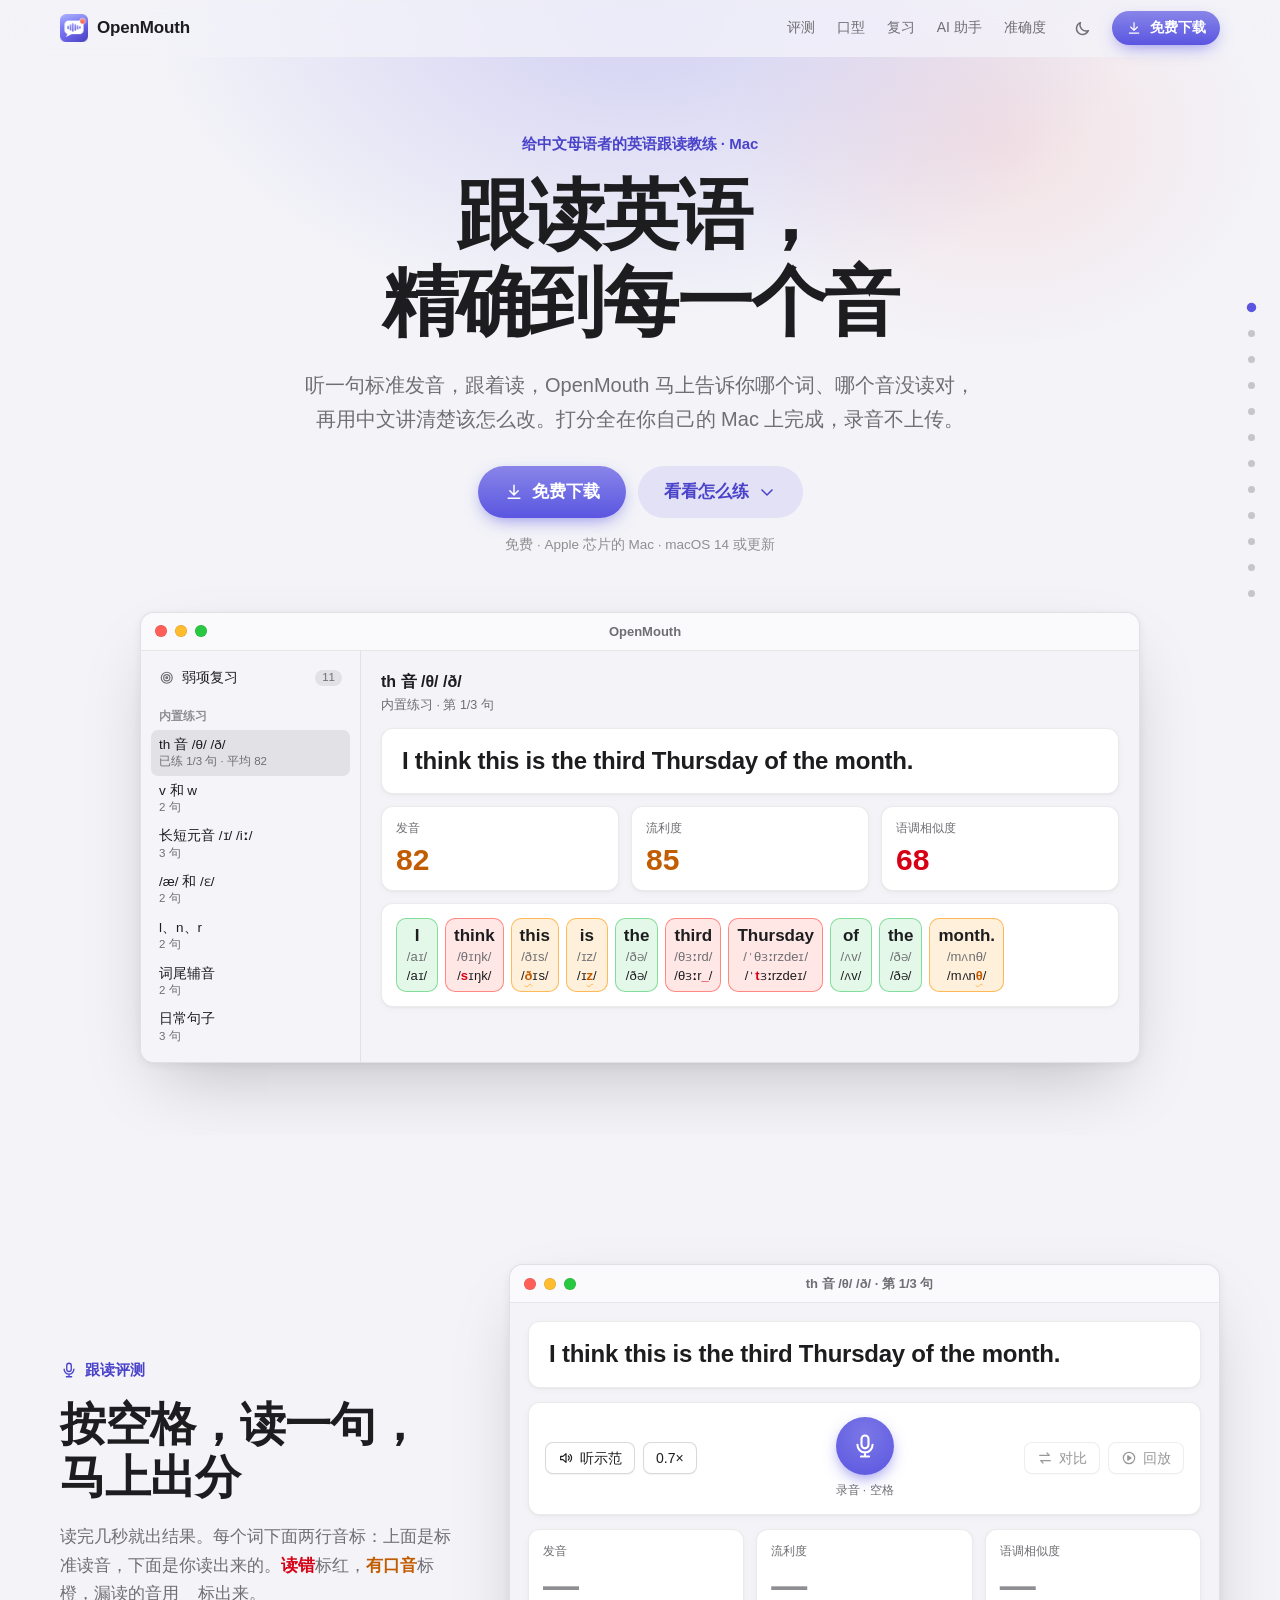
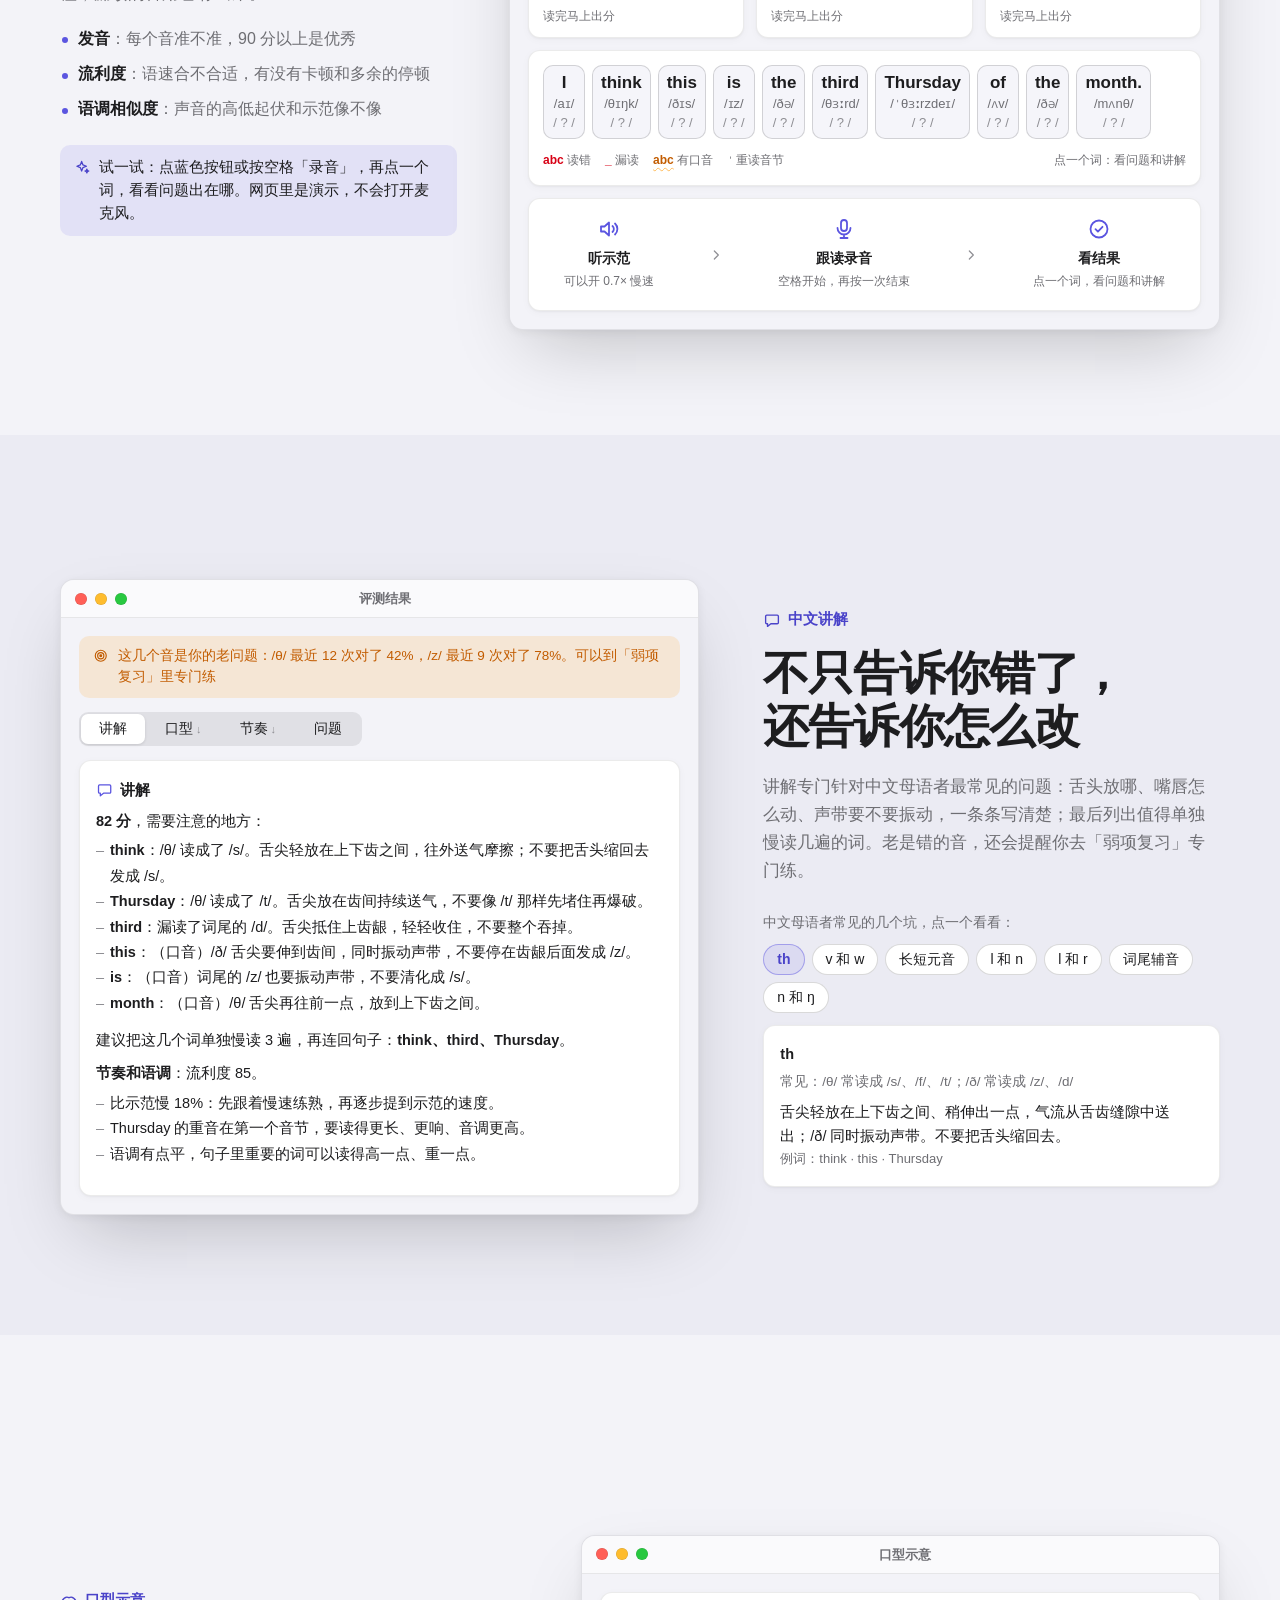
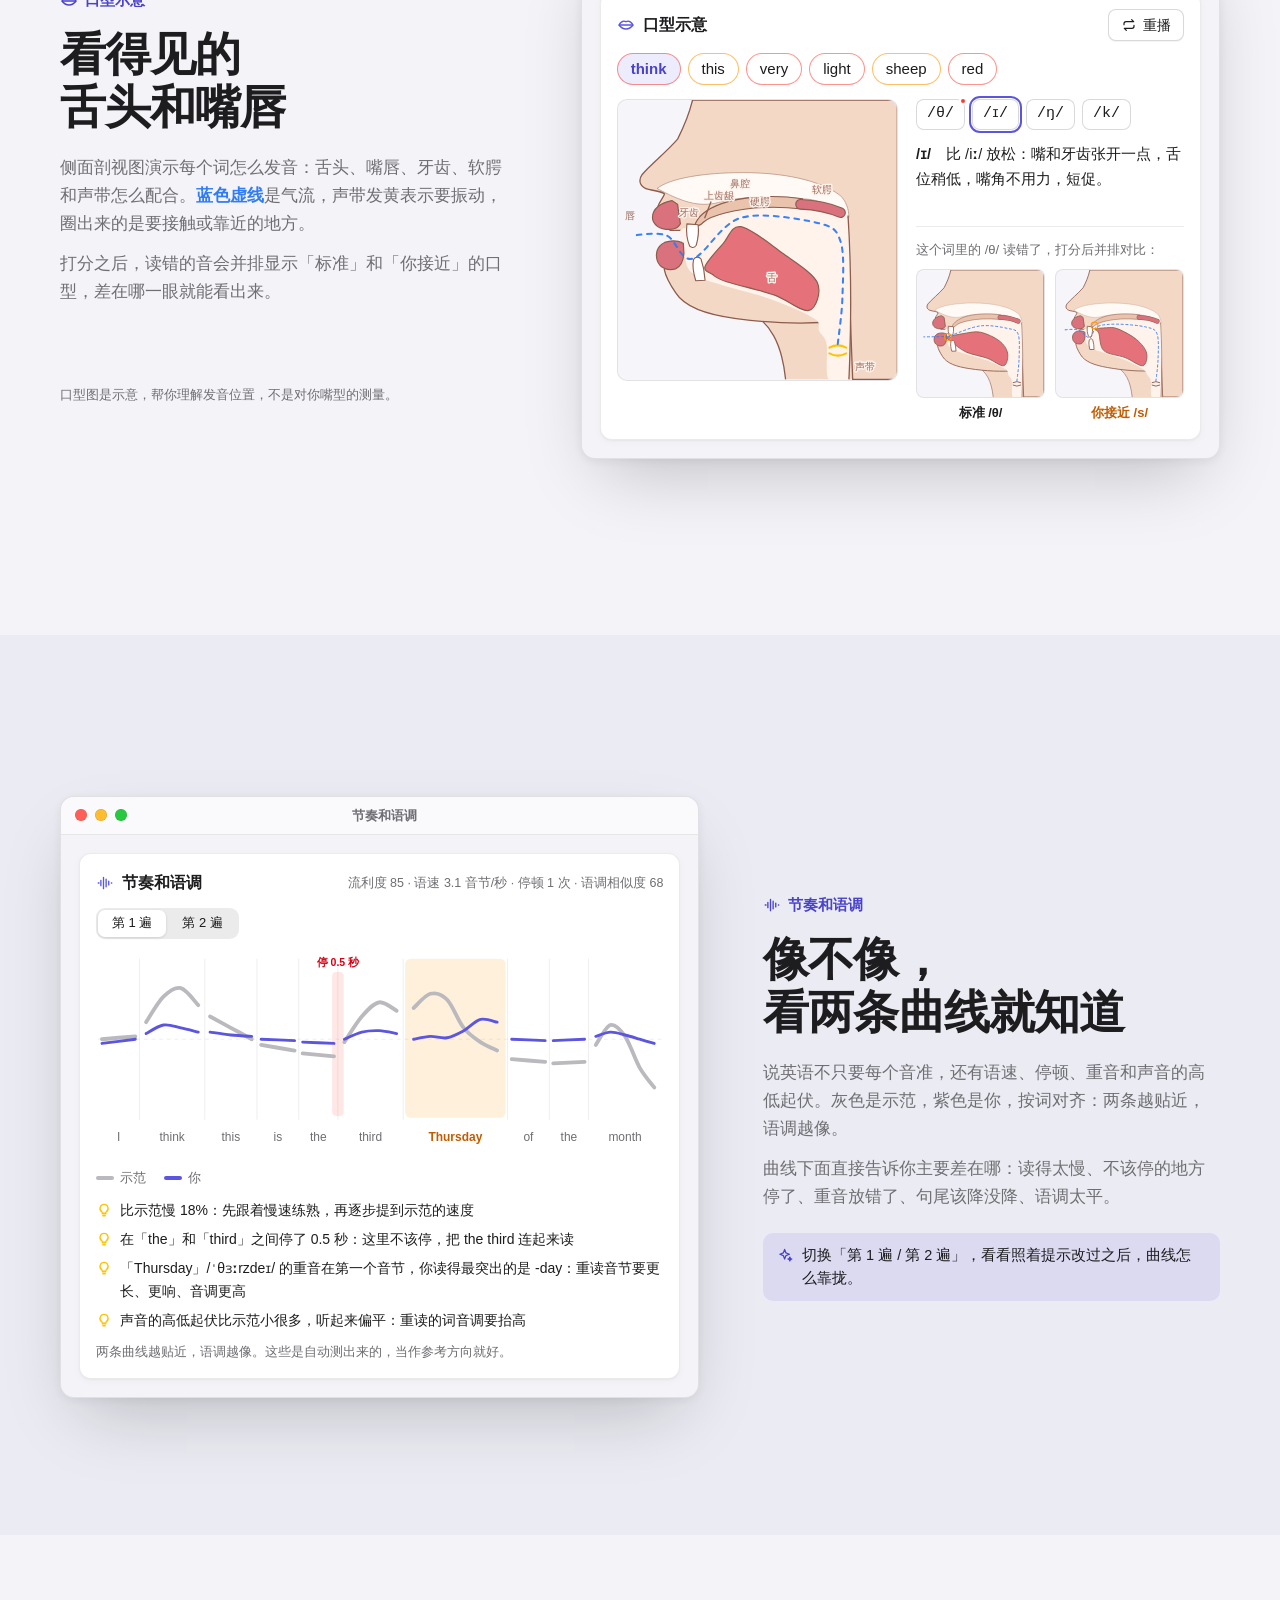
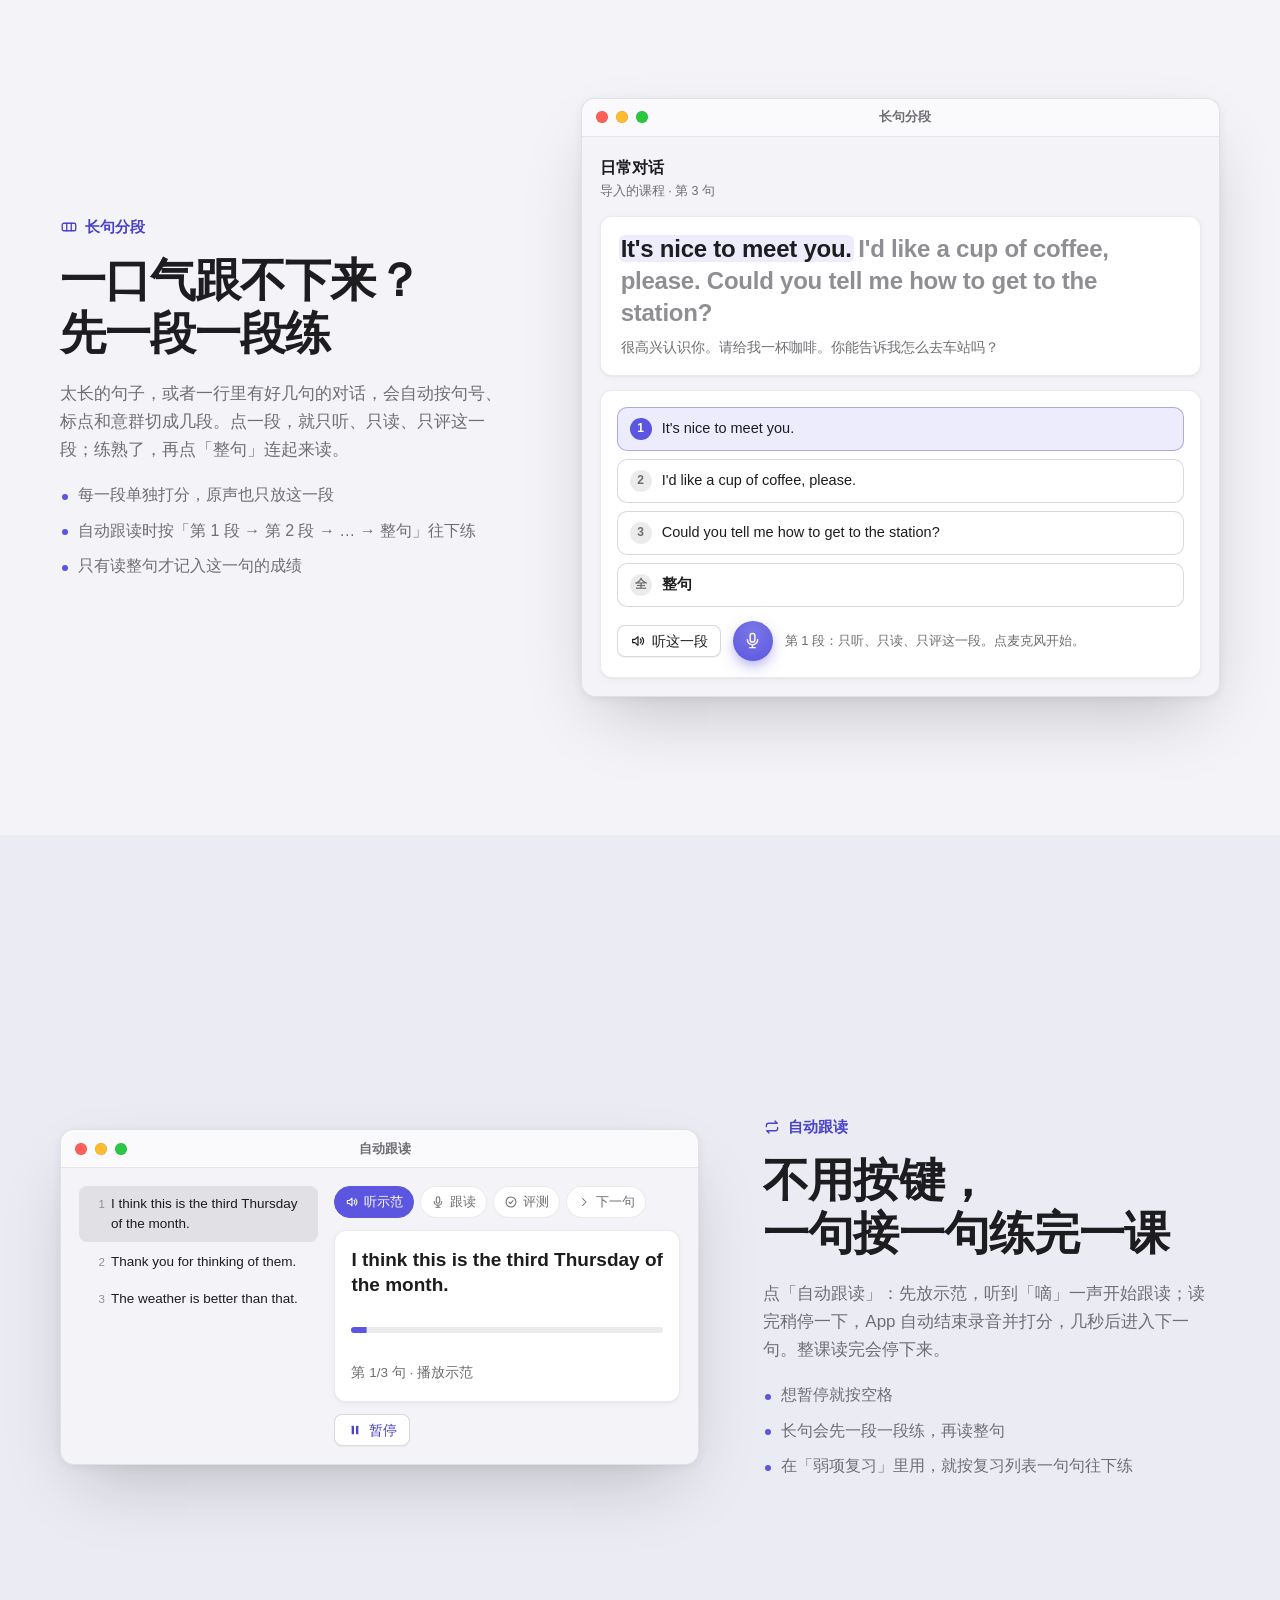
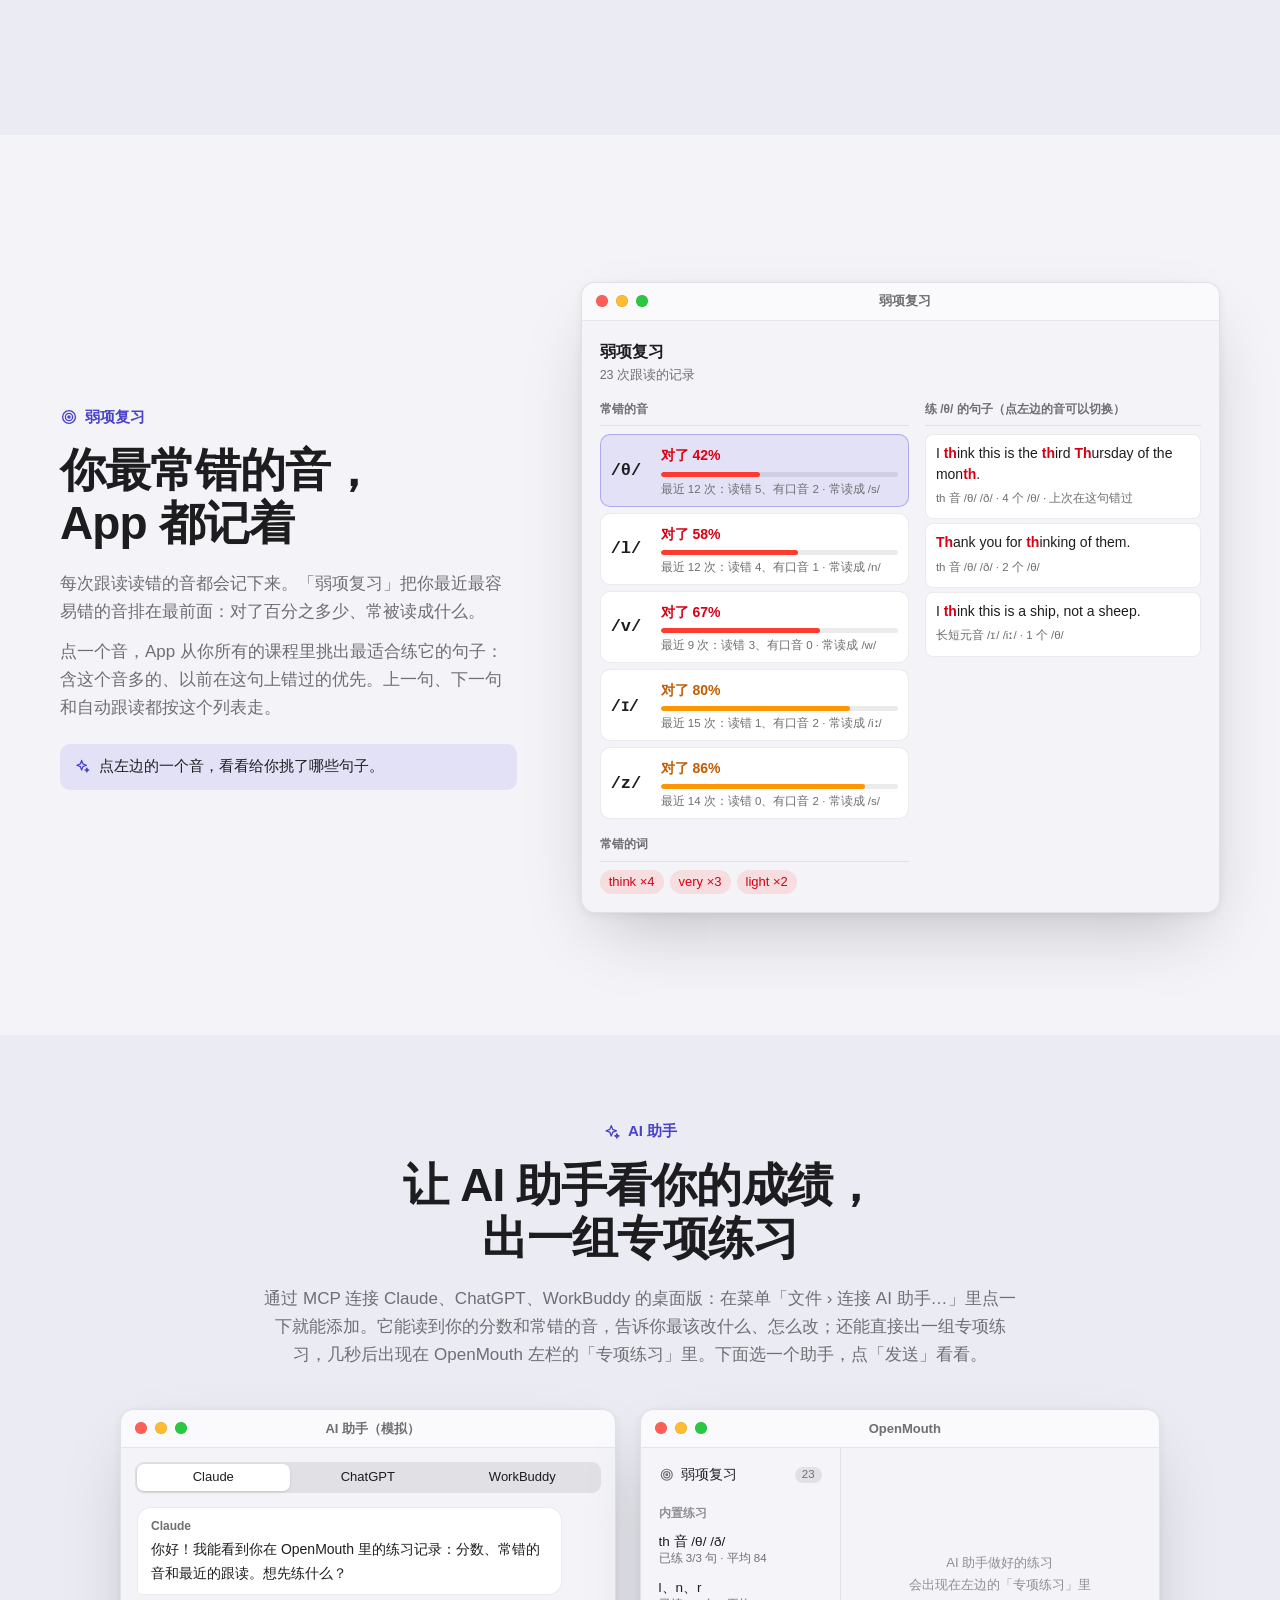
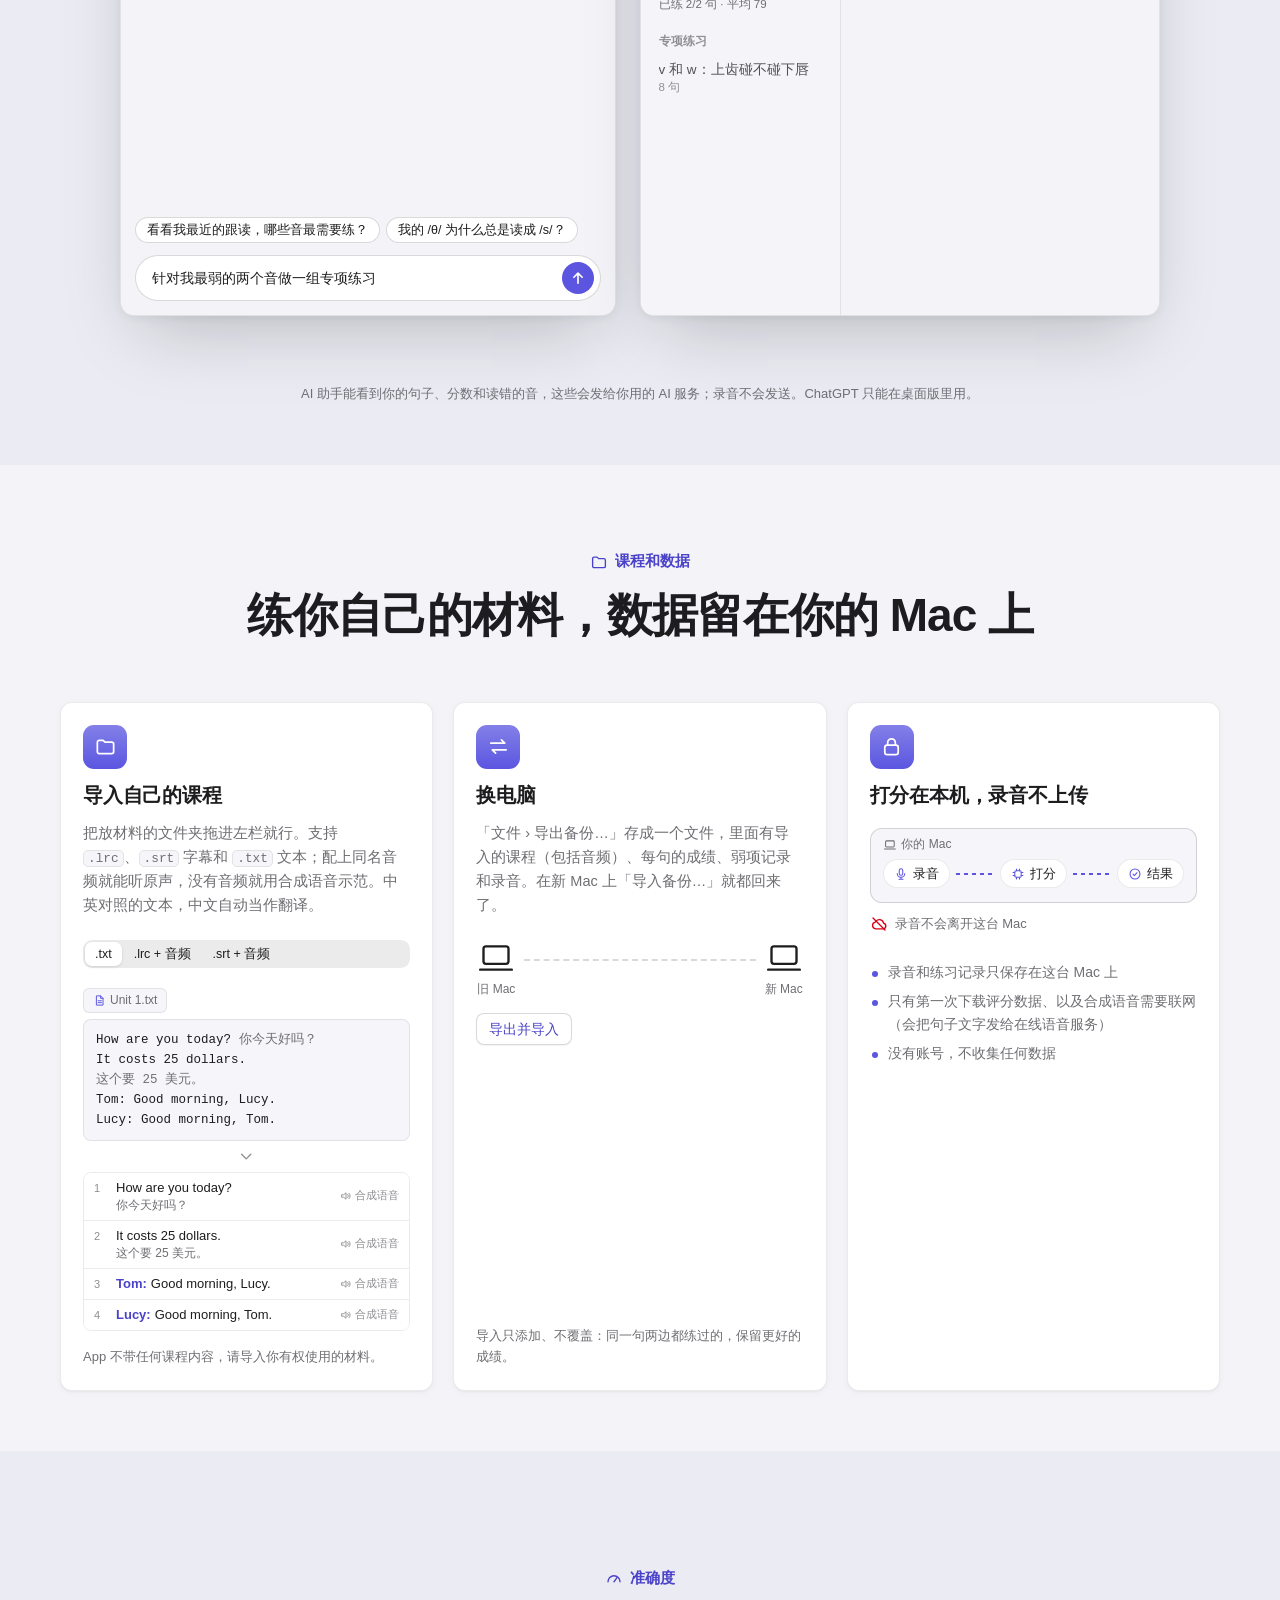
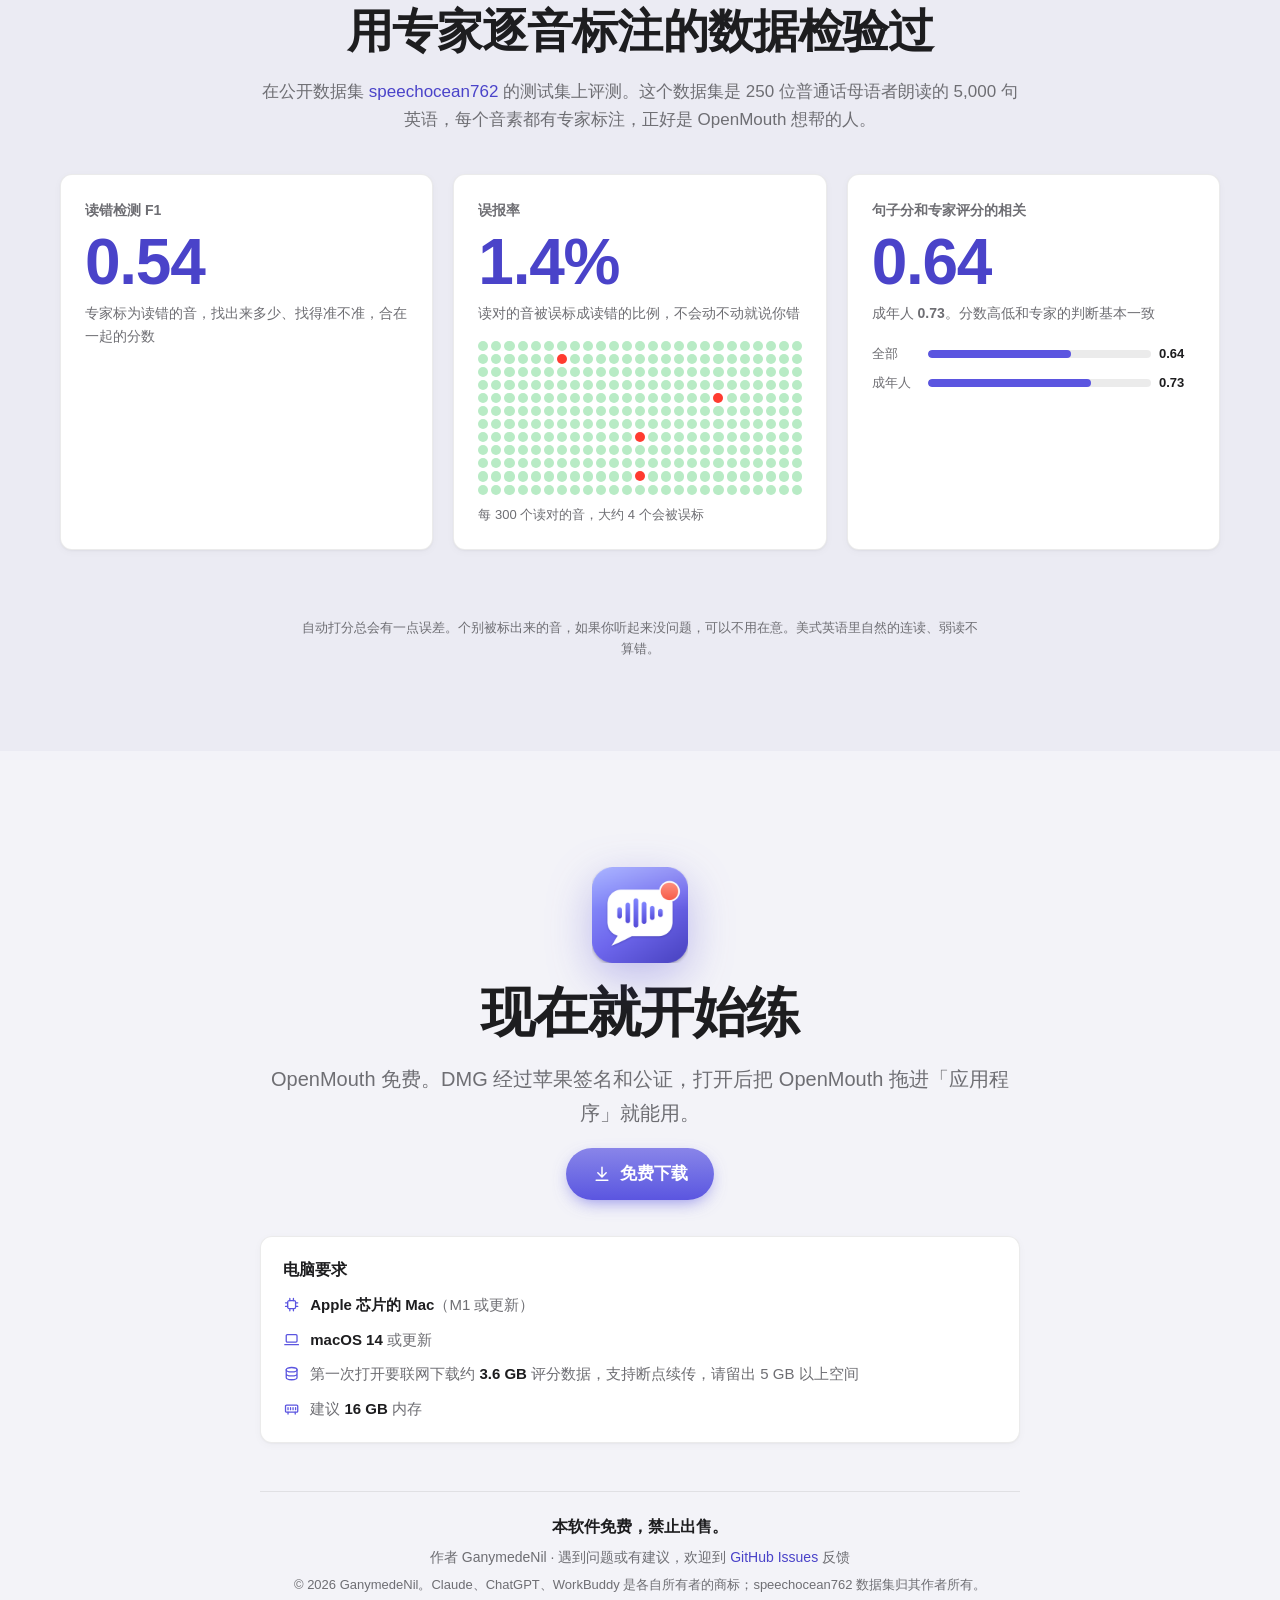
<file: site/index.html>
<!doctype html>
<html lang="zh-CN">
<head>
<meta charset="utf-8">
<!-- Google tag (gtag.js) -->
<script async src="https://www.googletagmanager.com/gtag/js?id=G-RDGLC2P9V6"></script>
<script src="assets/gtag.js"></script>
<meta name="viewport" content="width=device-width, initial-scale=1, viewport-fit=cover">
<title>OpenMouth 跟读教练</title>
<meta name="description" content="Mac 上的英语跟读教练：听一句、跟着读，马上知道哪个词、哪个音没读对，用中文讲清楚怎么改。打分在你的 Mac 上完成，录音不上传。免费下载。">
<meta name="color-scheme" content="light dark">
<meta name="theme-color" content="#f3f3f8" media="(prefers-color-scheme: light)">
<meta name="theme-color" content="#14141b" media="(prefers-color-scheme: dark)">
<meta property="og:type" content="website">
<meta property="og:title" content="OpenMouth 跟读教练">
<meta property="og:description" content="Mac 上的英语跟读教练：精确到每一个音的打分、中文讲解、口型示意、节奏和语调对比。免费。">
<link rel="icon" href="favicon.png" type="image/png">
<link rel="stylesheet" href="assets/site.css">
<script src="assets/theme.js"></script>
<script src="assets/mouth.js" defer></script>
<script src="assets/site.js" defer></script>
</head>
<body>

<!-- icons: drawn for this page -->
<svg class="sprite" aria-hidden="true" focusable="false">
  <symbol id="i-mic" viewBox="0 0 24 24"><rect x="9" y="3" width="6" height="11" rx="3"/><path d="M5.5 11a6.5 6.5 0 0 0 13 0M12 17.5V21M8.5 21h7"/></symbol>
  <symbol id="i-speaker" viewBox="0 0 24 24"><path d="M4 9.5h3.5L12 5.5v13l-4.5-4H4z"/><path d="M15.5 9a4 4 0 0 1 0 6M18 6.5a7.5 7.5 0 0 1 0 11"/></symbol>
  <symbol id="i-stop" viewBox="0 0 24 24"><rect x="6.5" y="6.5" width="11" height="11" rx="2.2" fill="currentColor" stroke="none"/></symbol>
  <symbol id="i-play" viewBox="0 0 24 24"><path d="M8 5.8v12.4a.8.8 0 0 0 1.2.7l9.6-6.2a.8.8 0 0 0 0-1.4L9.2 5.1A.8.8 0 0 0 8 5.8z" fill="currentColor" stroke="none"/></symbol>
  <symbol id="i-pause" viewBox="0 0 24 24"><rect x="7" y="5.5" width="3.5" height="13" rx="1" fill="currentColor" stroke="none"/><rect x="13.5" y="5.5" width="3.5" height="13" rx="1" fill="currentColor" stroke="none"/></symbol>
  <symbol id="i-compare" viewBox="0 0 24 24"><path d="M4 8h14.5L15 4.5M20 16H5.5L9 19.5"/></symbol>
  <symbol id="i-playback" viewBox="0 0 24 24"><circle cx="12" cy="12" r="8.5"/><path d="M10.2 8.8v6.4l5-3.2z" fill="currentColor"/></symbol>
  <symbol id="i-repeat" viewBox="0 0 24 24"><path d="M4.5 11.5V10A3 3 0 0 1 7.5 7H19l-3-3M19.5 12.5V14a3 3 0 0 1-3 3H5l3 3"/></symbol>
  <symbol id="i-sliders" viewBox="0 0 24 24"><path d="M4 7.5h8.5M17.5 7.5H20M4 16.5h2.5M11.5 16.5H20"/><circle cx="15" cy="7.5" r="2.3"/><circle cx="9" cy="16.5" r="2.3"/></symbol>
  <symbol id="i-download" viewBox="0 0 24 24"><path d="M12 4v11M7 10.5l5 5 5-5M5 19.5h14"/></symbol>
  <symbol id="i-sparkles" viewBox="0 0 24 24"><path d="M11 3.5l1.9 5 5 1.9-5 1.9-1.9 5-1.9-5-5-1.9 5-1.9z"/><path d="M18.5 14.5l.8 2 2 .8-2 .8-.8 2-.8-2-2-.8 2-.8z"/></symbol>
  <symbol id="i-target" viewBox="0 0 24 24"><circle cx="12" cy="12" r="8.5"/><circle cx="12" cy="12" r="4.8"/><circle cx="12" cy="12" r="1.4" fill="currentColor"/></symbol>
  <symbol id="i-bulb" viewBox="0 0 24 24"><path d="M9.3 17.5h5.4M10.2 20.5h3.6M12 3.5a6 6 0 0 0-3.6 10.8c.7.6 1 1.3 1 2.2h5.2c0-.9.3-1.6 1-2.2A6 6 0 0 0 12 3.5z"/></symbol>
  <symbol id="i-lock" viewBox="0 0 24 24"><rect x="5" y="10.5" width="14" height="10" rx="2.5"/><path d="M8 10.5V8a4 4 0 0 1 8 0v2.5"/></symbol>
  <symbol id="i-folder" viewBox="0 0 24 24"><path d="M3.5 7.5a2 2 0 0 1 2-2h4l2 2h7a2 2 0 0 1 2 2v8a2 2 0 0 1-2 2h-13a2 2 0 0 1-2-2z"/></symbol>
  <symbol id="i-doc" viewBox="0 0 24 24"><path d="M7 3.5h7l4.5 4.5v12.5H7z"/><path d="M14 3.5V8h4.5M9.5 12.5h6M9.5 16h6"/></symbol>
  <symbol id="i-check" viewBox="0 0 24 24"><path d="M5 12.5l4.5 4.5L19 7.5"/></symbol>
  <symbol id="i-seal" viewBox="0 0 24 24"><circle cx="12" cy="12" r="8.5"/><path d="M8.5 12.2l2.4 2.4 4.6-4.8"/></symbol>
  <symbol id="i-down" viewBox="0 0 24 24"><path d="M6 9.5l6 6 6-6"/></symbol>
  <symbol id="i-right" viewBox="0 0 24 24"><path d="M9.5 6l6 6-6 6"/></symbol>
  <symbol id="i-lips" viewBox="0 0 24 24"><path d="M2.5 12c2.2-3.4 4.6-5.2 6.6-5.2 1.2 0 2.1.8 2.9.8s1.7-.8 2.9-.8c2 0 4.4 1.8 6.6 5.2-2.6 3.4-5.6 5.3-9.5 5.3S5.1 15.4 2.5 12z"/><path d="M3.5 12h17"/></symbol>
  <symbol id="i-wave" viewBox="0 0 24 24"><path d="M3 12h1M6.5 8.5v7M10 4.5v15M13.5 7v10M17 9.5v5M20.5 12h.5"/></symbol>
  <symbol id="i-split" viewBox="0 0 24 24"><rect x="3" y="7" width="18" height="10" rx="2"/><path d="M9 7v10M15 7v10"/></symbol>
  <symbol id="i-bubble" viewBox="0 0 24 24"><path d="M5 5.5h14a1.5 1.5 0 0 1 1.5 1.5v8.5A1.5 1.5 0 0 1 19 17h-8.5L6 20.5V17H5a1.5 1.5 0 0 1-1.5-1.5V7A1.5 1.5 0 0 1 5 5.5z"/></symbol>
  <symbol id="i-send" viewBox="0 0 24 24"><path d="M12 19V5.5M6.5 11L12 5.5l5.5 5.5"/></symbol>
  <symbol id="i-laptop" viewBox="0 0 24 24"><rect x="4.5" y="5" width="15" height="10.5" rx="1.5"/><path d="M2.5 19h19"/></symbol>
  <symbol id="i-swap" viewBox="0 0 24 24"><path d="M4 8.5h14.5L15 5M20 15.5H5.5L9 19"/></symbol>
  <symbol id="i-gauge" viewBox="0 0 24 24"><path d="M4 17a8 8 0 1 1 16 0"/><path d="M12 17l4-5.5"/></symbol>
  <symbol id="i-book" viewBox="0 0 24 24"><path d="M4 5.5A1.5 1.5 0 0 1 5.5 4H11v16H5.5A1.5 1.5 0 0 1 4 18.5zM20 5.5A1.5 1.5 0 0 0 18.5 4H13v16h5.5a1.5 1.5 0 0 0 1.5-1.5z"/></symbol>
  <symbol id="i-cpu" viewBox="0 0 24 24"><rect x="6.5" y="6.5" width="11" height="11" rx="2"/><path d="M9.5 3.5v3M14.5 3.5v3M9.5 17.5v3M14.5 17.5v3M3.5 9.5h3M3.5 14.5h3M17.5 9.5h3M17.5 14.5h3"/></symbol>
  <symbol id="i-disk" viewBox="0 0 24 24"><ellipse cx="12" cy="6.5" rx="7.5" ry="3"/><path d="M4.5 6.5v11c0 1.7 3.4 3 7.5 3s7.5-1.3 7.5-3v-11M4.5 12c0 1.7 3.4 3 7.5 3s7.5-1.3 7.5-3"/></symbol>
  <symbol id="i-memory" viewBox="0 0 24 24"><rect x="3.5" y="7" width="17" height="10" rx="1.5"/><path d="M7 10.5v3M10.5 10.5v3M14 10.5v3M17.5 10.5v3M7 17v2.5M17 17v2.5"/></symbol>
  <symbol id="i-sun" viewBox="0 0 24 24"><circle cx="12" cy="12" r="4"/><path d="M12 2.8v2M12 19.2v2M5.5 5.5l1.4 1.4M17.1 17.1l1.4 1.4M2.8 12h2M19.2 12h2M5.5 18.5l1.4-1.4M17.1 6.9l1.4-1.4"/></symbol>
  <symbol id="i-moon" viewBox="0 0 24 24"><path d="M19.5 14.6A7.8 7.8 0 0 1 9.4 4.5a7.8 7.8 0 1 0 10.1 10.1z"/></symbol>
  <symbol id="i-cloud-off" viewBox="0 0 24 24"><path d="M7.5 18.5h9.8a3.8 3.8 0 0 0 .8-7.5 5.8 5.8 0 0 0-10.9-1.6A4.6 4.6 0 0 0 7.5 18.5z"/><path d="M4 4l16 16"/></symbol>
  <symbol id="i-issue" viewBox="0 0 24 24"><circle cx="12" cy="12" r="8.5"/><path d="M12 7.5v5.5"/><circle cx="12" cy="16.3" r=".6" fill="currentColor"/></symbol>
</svg>

<a class="skip" href="#score">跳到功能介绍</a>
<div class="progress" aria-hidden="true"><i></i></div>

<header class="topbar">
  <div class="topbar__inner">
    <a class="brand" href="#top" aria-label="OpenMouth 首页">
      <img src="icon.png" width="28" height="28" alt="">
      <span>OpenMouth</span>
    </a>
    <nav class="topbar__links" aria-label="页面导航">
      <a href="#score">评测</a>
      <a href="#mouth">口型</a>
      <a href="#review">复习</a>
      <a href="#assistant">AI 助手</a>
      <a href="#accuracy">准确度</a>
    </nav>
    <button class="icon-btn theme-toggle" type="button" aria-label="切换浅色或深色">
      <svg class="i i-for-light"><use href="#i-moon"/></svg>
      <svg class="i i-for-dark"><use href="#i-sun"/></svg>
    </button>
    <a class="btn btn--primary btn--small" href="https://github.com/GanymedeNil/openmouth/releases">
      <svg class="i"><use href="#i-download"/></svg>免费下载
    </a>
  </div>
</header>

<nav class="dots" aria-label="功能目录">
  <a href="#top" data-label="开始"></a>
  <a href="#score" data-label="跟读评测"></a>
  <a href="#coach" data-label="中文讲解"></a>
  <a href="#mouth" data-label="口型示意"></a>
  <a href="#rhythm" data-label="节奏和语调"></a>
  <a href="#pieces" data-label="长句分段"></a>
  <a href="#auto" data-label="自动跟读"></a>
  <a href="#review" data-label="弱项复习"></a>
  <a href="#assistant" data-label="AI 助手"></a>
  <a href="#yours" data-label="课程和数据"></a>
  <a href="#accuracy" data-label="准确度"></a>
  <a href="#download" data-label="下载"></a>
</nav>

<main>

<!-- 1 · hero -->
<section class="hero screen" id="top">
  <div class="hero__text">
    <p class="eyebrow reveal">给中文母语者的英语跟读教练 · Mac</p>
    <h1 class="reveal" style="--d:1">跟读英语，<br>精确到每一个音</h1>
    <p class="lead reveal" style="--d:2">听一句标准发音，跟着读，OpenMouth 马上告诉你哪个词、哪个音没读对，再用中文讲清楚该怎么改。打分全在你自己的 Mac 上完成，录音不上传。</p>
    <div class="hero__cta reveal" style="--d:3">
      <a class="btn btn--primary btn--large" href="https://github.com/GanymedeNil/openmouth/releases">
        <svg class="i"><use href="#i-download"/></svg>免费下载
      </a>
      <a class="btn btn--ghost btn--large" href="#score">看看怎么练<svg class="i"><use href="#i-down"/></svg></a>
    </div>
    <p class="hero__meta reveal" style="--d:4">免费 · Apple 芯片的 Mac · macOS 14 或更新</p>
  </div>

  <div class="window hero-window reveal" style="--d:3" aria-label="OpenMouth 界面示意">
    <div class="window__bar"><span class="lights"><i></i><i></i><i></i></span><span class="window__title">OpenMouth</span></div>
    <div class="hw">
      <aside class="hw-side" aria-hidden="true">
        <div class="side-item side-item--review"><svg class="i"><use href="#i-target"/></svg>弱项复习<span class="count">11</span></div>
        <div class="side-head">内置练习</div>
        <div class="side-item is-active"><b>th 音 /θ/ /ð/</b><small>已练 1/3 句 · 平均 82</small></div>
        <div class="side-item"><b>v 和 w</b><small>2 句</small></div>
        <div class="side-item"><b>长短元音 /ɪ/ /iː/</b><small>3 句</small></div>
        <div class="side-item"><b>/æ/ 和 /ɛ/</b><small>2 句</small></div>
        <div class="side-item"><b>l、n、r</b><small>2 句</small></div>
        <div class="side-item"><b>词尾辅音</b><small>2 句</small></div>
        <div class="side-item"><b>日常句子</b><small>3 句</small></div>
      </aside>
      <div class="hw-main">
        <div class="pane-head"><div><b>th 音 /θ/ /ð/</b><small>内置练习 · 第 1/3 句</small></div></div>
        <div class="card sentence-card"><p class="sentence">I think this is the third Thursday of the month.</p></div>
        <div class="metrics metrics--compact" data-take="1"></div>
        <div class="card words-card"><div class="words" data-words="hero"></div></div>
      </div>
    </div>
  </div>
</section>

<!-- 2 · scoring -->
<section class="feature screen" id="score">
  <div class="feature__inner">
    <div class="feature__text">
      <p class="eyebrow reveal"><svg class="i"><use href="#i-mic"/></svg>跟读评测</p>
      <h2 class="reveal" style="--d:1">按空格，读一句，<br>马上出分</h2>
      <p class="reveal" style="--d:2">读完几秒就出结果。每个词下面两行音标：上面是标准读音，下面是你读出来的。<span class="ink-red">读错</span>标红，<span class="ink-orange">有口音</span>标橙，漏读的音用 <b>_</b> 标出来。</p>
      <ul class="points reveal" style="--d:3">
        <li><b>发音</b>：每个音准不准，90 分以上是优秀</li>
        <li><b>流利度</b>：语速合不合适，有没有卡顿和多余的停顿</li>
        <li><b>语调相似度</b>：声音的高低起伏和示范像不像</li>
      </ul>
      <p class="try reveal" style="--d:4"><svg class="i"><use href="#i-sparkles"/></svg>试一试：点蓝色按钮或按空格「录音」，再点一个词，看看问题出在哪。网页里是演示，不会打开麦克风。</p>
    </div>

    <div class="feature__demo reveal" style="--d:2">
      <div class="window" id="practice">
        <div class="window__bar"><span class="lights"><i></i><i></i><i></i></span><span class="window__title">th 音 /θ/ /ð/ · 第 1/3 句</span></div>
        <div class="pane">
          <div class="card sentence-card"><p class="sentence">I think this is the third Thursday of the month.</p></div>
          <div class="card controls">
            <div class="controls__side">
              <button class="mac-btn" type="button" data-say="I think this is the third Thursday of the month."><svg class="i"><use href="#i-speaker"/></svg>听示范</button>
              <button class="mac-btn" type="button" data-slow aria-pressed="false">0.7×</button>
            </div>
            <div class="controls__mid">
              <button class="rec-btn" type="button" aria-label="开始录音"><svg class="i i-mic"><use href="#i-mic"/></svg><svg class="i i-stop"><use href="#i-stop"/></svg><span class="spinner"></span></button>
              <span class="rec-label" aria-live="polite">录音 · 空格</span>
            </div>
            <div class="controls__side controls__side--end">
              <button class="mac-btn" type="button" data-compare disabled><svg class="i"><use href="#i-compare"/></svg>对比</button>
              <button class="mac-btn hide-narrow" type="button" data-playback disabled><svg class="i"><use href="#i-playback"/></svg>回放</button>
            </div>
            <div class="meter" aria-hidden="true"></div>
          </div>

          <div class="result" aria-live="polite"></div>
        </div>
      </div>
    </div>
  </div>
</section>

<!-- 3 · coaching -->
<section class="feature feature--flip screen alt" id="coach">
  <div class="feature__inner">
    <div class="feature__text">
      <p class="eyebrow reveal"><svg class="i"><use href="#i-bubble"/></svg>中文讲解</p>
      <h2 class="reveal" style="--d:1">不只告诉你错了，<br>还告诉你怎么改</h2>
      <p class="reveal" style="--d:2">讲解专门针对中文母语者最常见的问题：舌头放哪、嘴唇怎么动、声带要不要振动，一条条写清楚；最后列出值得单独慢读几遍的词。老是错的音，还会提醒你去「弱项复习」专门练。</p>
      <div class="pitfalls reveal" style="--d:3">
        <p class="pitfalls__title">中文母语者常见的几个坑，点一个看看：</p>
        <div class="chips" role="tablist" aria-label="常见问题"></div>
        <div class="pitfall card" aria-live="polite"></div>
      </div>
    </div>

    <div class="feature__demo reveal" style="--d:2">
      <div class="window">
        <div class="window__bar"><span class="lights"><i></i><i></i><i></i></span><span class="window__title">评测结果</span></div>
        <div class="pane">
          <div class="banner"><svg class="i"><use href="#i-target"/></svg><span>这几个音是你的老问题：/θ/ 最近 12 次对了 42%，/z/ 最近 9 次对了 78%。可以到「弱项复习」里专门练</span></div>
          <div class="tabs" role="tablist" aria-label="结果分页">
            <button type="button" role="tab" aria-selected="true" data-tab="coach">讲解</button>
            <a role="tab" href="#mouth">口型</a>
            <a role="tab" href="#rhythm">节奏</a>
            <button type="button" role="tab" aria-selected="false" data-tab="issues">问题</button>
          </div>
          <div class="card coach" data-panel="coach"></div>
          <div class="card issues" data-panel="issues" hidden></div>
        </div>
      </div>
    </div>
  </div>
</section>

<!-- 4 · articulation -->
<section class="feature screen" id="mouth">
  <div class="feature__inner">
    <div class="feature__text">
      <p class="eyebrow reveal"><svg class="i"><use href="#i-lips"/></svg>口型示意</p>
      <h2 class="reveal" style="--d:1">看得见的<br>舌头和嘴唇</h2>
      <p class="reveal" style="--d:2">侧面剖视图演示每个词怎么发音：舌头、嘴唇、牙齿、软腭和声带怎么配合。<span class="ink-air">蓝色虚线</span>是气流，声带发黄表示要振动，圈出来的是要接触或靠近的地方。</p>
      <p class="reveal" style="--d:3">打分之后，读错的音会并排显示「标准」和「你接近」的口型，差在哪一眼就能看出来。</p>
      <p class="try reveal" style="--d:4"><svg class="i"><use href="#i-sparkles"/></svg>点一个词看口型动画，点音标停在那个音上。</p>
      <p class="fine reveal" style="--d:4">口型图是示意，帮你理解发音位置，不是对你嘴型的测量。</p>
    </div>

    <div class="feature__demo reveal" style="--d:2">
      <div class="window">
        <div class="window__bar"><span class="lights"><i></i><i></i><i></i></span><span class="window__title">口型示意</span></div>
        <div class="pane">
          <div class="card guide">
            <div class="card-head"><svg class="i"><use href="#i-lips"/></svg><b>口型示意</b><span class="spacer"></span><button class="mac-btn" type="button" data-replay><svg class="i"><use href="#i-repeat"/></svg>重播</button></div>
            <div class="chips chips--words" data-words-guide role="tablist" aria-label="单词"></div>
            <div class="guide__body">
              <div class="guide__figure"><svg class="mouth mouth--big" viewBox="0 0 300 300" role="img" aria-label="口腔侧面示意图"></svg></div>
              <div class="guide__side">
                <div class="chips chips--ipa" data-phones role="tablist" aria-label="音标"></div>
                <p class="guide__tip" aria-live="polite"></p>
                <div class="compare">
                  <p class="compare__title"></p>
                  <div class="compare__pair">
                    <figure><svg class="mouth mouth--mini" viewBox="0 0 300 300" aria-hidden="true"></svg><figcaption data-std></figcaption></figure>
                    <figure><svg class="mouth mouth--mini" viewBox="0 0 300 300" aria-hidden="true"></svg><figcaption data-you></figcaption></figure>
                  </div>
                </div>
              </div>
            </div>
          </div>
        </div>
      </div>
    </div>
  </div>
</section>

<!-- 5 · rhythm and intonation -->
<section class="feature feature--flip screen alt" id="rhythm">
  <div class="feature__inner">
    <div class="feature__text">
      <p class="eyebrow reveal"><svg class="i"><use href="#i-wave"/></svg>节奏和语调</p>
      <h2 class="reveal" style="--d:1">像不像，<br>看两条曲线就知道</h2>
      <p class="reveal" style="--d:2">说英语不只要每个音准，还有语速、停顿、重音和声音的高低起伏。灰色是示范，紫色是你，按词对齐：两条越贴近，语调越像。</p>
      <p class="reveal" style="--d:3">曲线下面直接告诉你主要差在哪：读得太慢、不该停的地方停了、重音放错了、句尾该降没降、语调太平。</p>
      <p class="try reveal" style="--d:4"><svg class="i"><use href="#i-sparkles"/></svg>切换「第 1 遍 / 第 2 遍」，看看照着提示改过之后，曲线怎么靠拢。</p>
    </div>

    <div class="feature__demo reveal" style="--d:2">
      <div class="window">
        <div class="window__bar"><span class="lights"><i></i><i></i><i></i></span><span class="window__title">节奏和语调</span></div>
        <div class="pane">
          <div class="card rhythm">
            <div class="card-head"><svg class="i"><use href="#i-wave"/></svg><b>节奏和语调</b><span class="spacer"></span><span class="rhythm__stats"></span></div>
            <div class="seg" role="radiogroup" aria-label="选择第几遍">
              <button type="button" role="radio" aria-checked="true" data-take="1">第 1 遍</button>
              <button type="button" role="radio" aria-checked="false" data-take="2">第 2 遍</button>
            </div>
            <div class="rhythm__chart"><svg class="pitch" viewBox="0 0 600 220" role="img" aria-label="示范和你的音高曲线"></svg></div>
            <div class="legend"><span class="legend__ref">示范</span><span class="legend__you">你</span></div>
            <ul class="tips" aria-live="polite"></ul>
            <p class="fine">两条曲线越贴近，语调越像。这些是自动测出来的，当作参考方向就好。</p>
          </div>
        </div>
      </div>
    </div>
  </div>
</section>

<!-- 6 · long lines in pieces -->
<section class="feature screen" id="pieces">
  <div class="feature__inner">
    <div class="feature__text">
      <p class="eyebrow reveal"><svg class="i"><use href="#i-split"/></svg>长句分段</p>
      <h2 class="reveal" style="--d:1">一口气跟不下来？<br>先一段一段练</h2>
      <p class="reveal" style="--d:2">太长的句子，或者一行里有好几句的对话，会自动按句号、标点和意群切成几段。点一段，就只听、只读、只评这一段；练熟了，再点「整句」连起来读。</p>
      <ul class="points reveal" style="--d:3">
        <li>每一段单独打分，原声也只放这一段</li>
        <li>自动跟读时按「第 1 段 → 第 2 段 → … → 整句」往下练</li>
        <li>只有读整句才记入这一句的成绩</li>
      </ul>
    </div>

    <div class="feature__demo reveal" style="--d:2">
      <div class="window" id="pieces-demo">
        <div class="window__bar"><span class="lights"><i></i><i></i><i></i></span><span class="window__title">长句分段</span></div>
        <div class="pane">
          <div class="pane-head"><div><b>日常对话</b><small>导入的课程 · 第 3 句</small></div></div>
          <div class="card sentence-card"><p class="sentence sentence--pieces"></p><p class="translation">很高兴认识你。请给我一杯咖啡。你能告诉我怎么去车站吗？</p></div>
          <div class="card pieces">
            <div class="pieces__list" role="tablist" aria-label="分段"></div>
            <div class="pieces__bar">
              <button class="mac-btn" type="button" data-say-piece><svg class="i"><use href="#i-speaker"/></svg>听这一段</button>
              <button class="rec-btn rec-btn--small" type="button" aria-label="录这一段"><svg class="i i-mic"><use href="#i-mic"/></svg><svg class="i i-stop"><use href="#i-stop"/></svg><span class="spinner"></span></button>
              <span class="pieces__status" aria-live="polite"></span>
            </div>
          </div>
        </div>
      </div>
    </div>
  </div>
</section>

<!-- 7 · auto shadowing -->
<section class="feature feature--flip screen alt" id="auto">
  <div class="feature__inner">
    <div class="feature__text">
      <p class="eyebrow reveal"><svg class="i"><use href="#i-repeat"/></svg>自动跟读</p>
      <h2 class="reveal" style="--d:1">不用按键，<br>一句接一句练完一课</h2>
      <p class="reveal" style="--d:2">点「自动跟读」：先放示范，听到「嘀」一声开始跟读；读完稍停一下，App 自动结束录音并打分，几秒后进入下一句。整课读完会停下来。</p>
      <ul class="points reveal" style="--d:3">
        <li>想暂停就按空格</li>
        <li>长句会先一段一段练，再读整句</li>
        <li>在「弱项复习」里用，就按复习列表一句句往下练</li>
      </ul>
    </div>

    <div class="feature__demo reveal" style="--d:2">
      <div class="window" id="auto-demo">
        <div class="window__bar"><span class="lights"><i></i><i></i><i></i></span><span class="window__title">自动跟读</span></div>
        <div class="pane auto">
          <ol class="auto__list"></ol>
          <div class="auto__stage">
            <ol class="flow" aria-label="自动跟读的步骤">
              <li data-step="listen"><svg class="i"><use href="#i-speaker"/></svg>听示范</li>
              <li data-step="read"><svg class="i"><use href="#i-mic"/></svg>跟读</li>
              <li data-step="score"><svg class="i"><use href="#i-seal"/></svg>评测</li>
              <li data-step="next"><svg class="i"><use href="#i-right"/></svg>下一句</li>
            </ol>
            <div class="card auto__card">
              <p class="auto__sentence"></p>
              <div class="auto__visual">
                <div class="auto__bar"><i></i></div>
                <div class="meter meter--auto" aria-hidden="true"></div>
                <span class="auto__beep">嘀</span>
              </div>
              <p class="auto__status" aria-live="polite"></p>
            </div>
            <div class="auto__controls">
              <button class="mac-btn mac-btn--accent" type="button" data-auto-toggle><svg class="i i-pause-ic"><use href="#i-pause"/></svg><svg class="i i-play-ic"><use href="#i-play"/></svg><span>暂停</span></button>
            </div>
          </div>
        </div>
      </div>
    </div>
  </div>
</section>

<!-- 8 · weak spots -->
<section class="feature screen" id="review">
  <div class="feature__inner">
    <div class="feature__text">
      <p class="eyebrow reveal"><svg class="i"><use href="#i-target"/></svg>弱项复习</p>
      <h2 class="reveal" style="--d:1">你最常错的音，<br>App 都记着</h2>
      <p class="reveal" style="--d:2">每次跟读读错的音都会记下来。「弱项复习」把你最近最容易错的音排在最前面：对了百分之多少、常被读成什么。</p>
      <p class="reveal" style="--d:3">点一个音，App 从你所有的课程里挑出最适合练它的句子：含这个音多的、以前在这句上错过的优先。上一句、下一句和自动跟读都按这个列表走。</p>
      <p class="try reveal" style="--d:4"><svg class="i"><use href="#i-sparkles"/></svg>点左边的一个音，看看给你挑了哪些句子。</p>
    </div>

    <div class="feature__demo reveal" style="--d:2">
      <div class="window" id="review-demo">
        <div class="window__bar"><span class="lights"><i></i><i></i><i></i></span><span class="window__title">弱项复习</span></div>
        <div class="pane review">
          <div class="pane-head"><div><b>弱项复习</b><small>23 次跟读的记录</small></div></div>
          <div class="review__cols">
            <div>
              <p class="col-head">常错的音</p>
              <div class="sounds" role="listbox" aria-label="常错的音"></div>
              <p class="col-head">常错的词</p>
              <div class="wordtags"><span>think ×4</span><span>very ×3</span><span>light ×2</span></div>
            </div>
            <div>
              <p class="col-head review__for"></p>
              <ol class="drills" aria-live="polite"></ol>
            </div>
          </div>
        </div>
      </div>
    </div>
  </div>
</section>

<!-- 9 · AI assistant -->
<section class="feature feature--wide screen alt" id="assistant">
  <div class="feature__inner">
    <div class="feature__text">
      <p class="eyebrow reveal"><svg class="i"><use href="#i-sparkles"/></svg>AI 助手</p>
      <h2 class="reveal" style="--d:1">让 AI 助手看你的成绩，<br>出一组专项练习</h2>
      <p class="reveal" style="--d:2">通过 MCP 连接 Claude、ChatGPT、WorkBuddy 的桌面版：在菜单「文件 › 连接 AI 助手…」里点一下就能添加。它能读到你的分数和常错的音，告诉你最该改什么、怎么改；还能直接出一组专项练习，几秒后出现在 OpenMouth 左栏的「专项练习」里。下面选一个助手，点「发送」看看。</p>
    </div>

    <div class="feature__demo ai reveal" style="--d:2">
      <div class="window chat" id="chat">
        <div class="window__bar"><span class="lights"><i></i><i></i><i></i></span><span class="window__title">AI 助手（模拟）</span></div>
        <div class="chat__pane">
          <div class="seg seg--full" role="radiogroup" aria-label="选择 AI 助手">
            <button type="button" role="radio" aria-checked="true" data-bot="Claude">Claude</button>
            <button type="button" role="radio" aria-checked="false" data-bot="ChatGPT">ChatGPT</button>
            <button type="button" role="radio" aria-checked="false" data-bot="WorkBuddy">WorkBuddy</button>
          </div>
          <div class="chat__log" aria-live="polite"></div>
          <div class="chat__suggest"></div>
          <form class="chat__input">
            <input type="text" readonly value="针对我最弱的两个音做一组专项练习" aria-label="要发送的消息">
            <button class="send" type="submit" aria-label="发送"><svg class="i"><use href="#i-send"/></svg></button>
          </form>
        </div>
      </div>

      <div class="window app-side" id="sets">
        <div class="window__bar"><span class="lights"><i></i><i></i><i></i></span><span class="window__title">OpenMouth</span></div>
        <div class="sets">
          <aside class="hw-side">
            <div class="side-item side-item--review"><svg class="i"><use href="#i-target"/></svg>弱项复习<span class="count">23</span></div>
            <div class="side-head">内置练习</div>
            <div class="side-item"><b>th 音 /θ/ /ð/</b><small>已练 3/3 句 · 平均 84</small></div>
            <div class="side-item"><b>l、n、r</b><small>已练 2/2 句 · 平均 79</small></div>
            <div class="side-head">专项练习</div>
            <div class="side-new"></div>
            <div class="side-item side-item--muted"><b>v 和 w：上齿碰不碰下唇</b><small>8 句</small></div>
          </aside>
          <div class="set-detail"></div>
        </div>
      </div>
    </div>
    <p class="fine fine--center reveal">AI 助手能看到你的句子、分数和读错的音，这些会发给你用的 AI 服务；录音不会发送。ChatGPT 只能在桌面版里用。</p>
  </div>
</section>

<!-- 10 · your material, your data -->
<section class="feature feature--wide screen" id="yours">
  <div class="feature__inner">
    <div class="feature__text">
      <p class="eyebrow reveal"><svg class="i"><use href="#i-folder"/></svg>课程和数据</p>
      <h2 class="reveal" style="--d:1">练你自己的材料，数据留在你的 Mac 上</h2>
    </div>
    <div class="trio">
      <article class="card tile reveal" style="--d:1" id="import">
        <div class="tile__icon"><svg class="i"><use href="#i-folder"/></svg></div>
        <h3>导入自己的课程</h3>
        <p>把放材料的文件夹拖进左栏就行。支持 <code>.lrc</code>、<code>.srt</code> 字幕和 <code>.txt</code> 文本；配上同名音频就能听原声，没有音频就用合成语音示范。中英对照的文本，中文自动当作翻译。</p>
        <div class="seg seg--small" role="radiogroup" aria-label="文件格式">
          <button type="button" role="radio" aria-checked="true" data-fmt="txt">.txt</button>
          <button type="button" role="radio" aria-checked="false" data-fmt="lrc">.lrc + 音频</button>
          <button type="button" role="radio" aria-checked="false" data-fmt="srt">.srt + 音频</button>
        </div>
        <div class="import">
          <pre class="import__file"></pre>
          <svg class="i import__arrow"><use href="#i-down"/></svg>
          <ol class="import__out"></ol>
        </div>
        <p class="fine">App 不带任何课程内容，请导入你有权使用的材料。</p>
      </article>

      <article class="card tile reveal" style="--d:2" id="backup">
        <div class="tile__icon"><svg class="i"><use href="#i-swap"/></svg></div>
        <h3>换电脑</h3>
        <p>「文件 › 导出备份…」存成一个文件，里面有导入的课程（包括音频）、每句的成绩、弱项记录和录音。在新 Mac 上「导入备份…」就都回来了。</p>
        <div class="move">
          <div class="mac mac--old"><svg class="i"><use href="#i-laptop"/></svg><small>旧 Mac</small></div>
          <div class="move__track"><span class="move__file"><svg class="i"><use href="#i-doc"/></svg>OpenMouth 备份.zip</span></div>
          <div class="mac mac--new"><svg class="i"><use href="#i-laptop"/></svg><small>新 Mac</small></div>
        </div>
        <button class="mac-btn mac-btn--accent" type="button" data-backup>导出并导入</button>
        <p class="move__done" aria-live="polite"></p>
        <p class="fine">导入只添加、不覆盖：同一句两边都练过的，保留更好的成绩。</p>
      </article>

      <article class="card tile reveal" style="--d:3" id="privacy">
        <div class="tile__icon"><svg class="i"><use href="#i-lock"/></svg></div>
        <h3>打分在本机，录音不上传</h3>
        <div class="local">
          <div class="local__mac">
            <span class="local__label"><svg class="i"><use href="#i-laptop"/></svg>你的 Mac</span>
            <span class="local__chip"><svg class="i"><use href="#i-mic"/></svg>录音</span>
            <span class="local__flow" aria-hidden="true"></span>
            <span class="local__chip"><svg class="i"><use href="#i-cpu"/></svg>打分</span>
            <span class="local__flow" aria-hidden="true"></span>
            <span class="local__chip"><svg class="i"><use href="#i-seal"/></svg>结果</span>
          </div>
          <div class="local__cloud"><svg class="i"><use href="#i-cloud-off"/></svg>录音不会离开这台 Mac</div>
        </div>
        <ul class="points points--small">
          <li>录音和练习记录只保存在这台 Mac 上</li>
          <li>只有第一次下载评分数据、以及合成语音需要联网（会把句子文字发给在线语音服务）</li>
          <li>没有账号，不收集任何数据</li>
        </ul>
      </article>
    </div>
  </div>
</section>

<!-- 11 · accuracy -->
<section class="feature feature--wide screen alt" id="accuracy">
  <div class="feature__inner">
    <div class="feature__text">
      <p class="eyebrow reveal"><svg class="i"><use href="#i-gauge"/></svg>准确度</p>
      <h2 class="reveal" style="--d:1">用专家逐音标注的数据检验过</h2>
      <p class="reveal" style="--d:2">在公开数据集 <a href="https://huggingface.co/datasets/mispeech/speechocean762">speechocean762</a> 的测试集上评测。这个数据集是 250 位普通话母语者朗读的 5,000 句英语，每个音素都有专家标注，正好是 OpenMouth 想帮的人。</p>
    </div>
    <div class="stats">
      <div class="card stat reveal" style="--d:1">
        <p class="stat__label">读错检测 F1</p>
        <p class="stat__num" data-count="0.54" data-digits="2">0.54</p>
        <p class="stat__note">专家标为读错的音，找出来多少、找得准不准，合在一起的分数</p>
      </div>
      <div class="card stat reveal" style="--d:2">
        <p class="stat__label">误报率</p>
        <p class="stat__num" data-count="1.4" data-digits="1" data-suffix="%">1.4%</p>
        <p class="stat__note">读对的音被误标成读错的比例，不会动不动就说你错</p>
        <div class="dotgrid" aria-label="每 500 个读对的音，约 7 个被误标" role="img"></div>
      </div>
      <div class="card stat reveal" style="--d:3">
        <p class="stat__label">句子分和专家评分的相关</p>
        <p class="stat__num" data-count="0.64" data-digits="2">0.64</p>
        <p class="stat__note">成年人 <b>0.73</b>。分数高低和专家的判断基本一致</p>
        <div class="corr" aria-hidden="true">
          <div class="corr__row"><span>全部</span><i style="--v:.64"></i><b>0.64</b></div>
          <div class="corr__row"><span>成年人</span><i style="--v:.73"></i><b>0.73</b></div>
        </div>
      </div>
    </div>
    <p class="fine fine--center reveal">自动打分总会有一点误差。个别被标出来的音，如果你听起来没问题，可以不用在意。美式英语里自然的连读、弱读不算错。</p>
  </div>
</section>

<!-- 12 · download -->
<section class="final screen" id="download">
  <div class="final__inner">
    <img class="final__icon reveal" src="icon.png" width="96" height="96" alt="OpenMouth 图标">
    <h2 class="reveal" style="--d:1">现在就开始练</h2>
    <p class="lead reveal" style="--d:2">OpenMouth 免费。DMG 经过苹果签名和公证，打开后把 OpenMouth 拖进「应用程序」就能用。</p>
    <a class="btn btn--primary btn--large reveal" style="--d:3" href="https://github.com/GanymedeNil/openmouth/releases"><svg class="i"><use href="#i-download"/></svg>免费下载</a>

    <div class="card reqs reveal" style="--d:4">
      <p class="reqs__title">电脑要求</p>
      <ul>
        <li><svg class="i"><use href="#i-cpu"/></svg><span><b>Apple 芯片的 Mac</b>（M1 或更新）</span></li>
        <li><svg class="i"><use href="#i-laptop"/></svg><span><b>macOS 14</b> 或更新</span></li>
        <li><svg class="i"><use href="#i-disk"/></svg><span>第一次打开要联网下载约 <b>3.6 GB</b> 评分数据，支持断点续传，请留出 5 GB 以上空间</span></li>
        <li><svg class="i"><use href="#i-memory"/></svg><span>建议 <b>16 GB</b> 内存</span></li>
      </ul>
    </div>

    <footer class="footer reveal" style="--d:5">
      <p class="footer__free">本软件免费，禁止出售。</p>
      <p>作者 GanymedeNil · 遇到问题或有建议，欢迎到 <a href="https://github.com/GanymedeNil/openmouth/issues">GitHub Issues</a> 反馈</p>
      <p class="fine">© 2026 GanymedeNil。Claude、ChatGPT、WorkBuddy 是各自所有者的商标；speechocean762 数据集归其作者所有。</p>
    </footer>
  </div>
</section>

</main>
</body>
</html>
</file>
<file: site/assets/site.css>
/* OpenMouth landing page. Colours follow the app: system blue accent, light grey page, white
   cards, green / orange / red for scores (90+, 75–89, under 75). Dark mode follows the system,
   or the toggle in the top bar (html[data-theme]). */

:root {
  color-scheme: light;
  --page: #f3f3f8;
  --page-alt: #ebebf3;
  --surface: #ffffff;
  --surface-2: #f5f5fa;
  --edge: rgba(0, 0, 0, 0.08);
  --edge-strong: rgba(0, 0, 0, 0.15);
  --text: #1d1d1f;
  --text-2: #6e6e73;
  --text-3: #8e8e93;
  --accent: #5b55e0;
  --accent-ink: #4a43c9;
  --accent-soft: rgba(91, 85, 224, 0.11);
  --on-accent: #ffffff;
  --green: #34c759;
  --green-ink: #1d8a3a;
  --green-soft: rgba(52, 199, 89, 0.13);
  --orange: #ff9500;
  --orange-ink: #c25c00;
  --orange-soft: rgba(255, 149, 0, 0.14);
  --red: #ff3b30;
  --red-ink: #d70015;
  --red-soft: rgba(255, 59, 48, 0.12);
  --yellow: #ffc300;
  --rec: #f6614e;
  --shadow-card: 0 1px 2px rgba(0, 0, 0, 0.04), 0 2px 8px rgba(0, 0, 0, 0.03);
  --shadow-window: 0 30px 70px -20px rgba(0, 0, 0, 0.22), 0 2px 10px rgba(0, 0, 0, 0.06);
  --bar: rgba(243, 243, 248, 0.78);
  --chart-ref: #b9b9be;
  --grid: rgba(0, 0, 0, 0.07);

  /* the mouth diagram */
  --skin: #f4d8c6;
  --skin-2: #eac3ad;
  --skin-edge: #8d5c4d;
  --cavity: #fff3ec;
  --nasal: #fffaf6;
  --tongue: #e5727a;
  --lip: #d9727c;
  --tooth: #ffffff;
  --mouth-label: #9b6a5c;
  --air: #2f7cf6;
  --contact: #ff9500;

  --radius: 12px;
  --font: -apple-system, BlinkMacSystemFont, "SF Pro Text", "Helvetica Neue", "PingFang SC", "Hiragino Sans GB", "Noto Sans SC", "Microsoft YaHei", sans-serif;
  --font-round: ui-rounded, "SF Pro Rounded", -apple-system, BlinkMacSystemFont, "PingFang SC", sans-serif;
  --font-mono: ui-monospace, "SF Mono", Menlo, "Cascadia Mono", Consolas, monospace;
  --ease: cubic-bezier(0.2, 0.7, 0.2, 1);
}

@media (prefers-color-scheme: dark) {
  :root:not([data-theme="light"]) {
    color-scheme: dark;
    --page: #14141b;
    --page-alt: #1a1a23;
    --surface: #23232d;
    --surface-2: #2d2d39;
    --edge: rgba(255, 255, 255, 0.09);
    --edge-strong: rgba(255, 255, 255, 0.17);
    --text: #f5f5f7;
    --text-2: #a1a1a6;
    --text-3: #8b8b90;
    --accent: #6e70f7;
    --accent-ink: #a8abff;
    --accent-soft: rgba(127, 130, 255, 0.2);
    --green: #30d158;
    --green-ink: #3ddc6a;
    --green-soft: rgba(48, 209, 88, 0.16);
    --orange: #ff9f0a;
    --orange-ink: #ffaa33;
    --orange-soft: rgba(255, 159, 10, 0.17);
    --red: #ff453a;
    --red-ink: #ff6b62;
    --red-soft: rgba(255, 69, 58, 0.17);
    --yellow: #ffd60a;
    --rec: #ff7a68;
    --shadow-card: 0 1px 2px rgba(0, 0, 0, 0.3);
    --shadow-window: 0 30px 70px -20px rgba(0, 0, 0, 0.7), 0 0 0 1px rgba(255, 255, 255, 0.04);
    --bar: rgba(20, 20, 27, 0.78);
    --chart-ref: #6d6d72;
    --grid: rgba(255, 255, 255, 0.08);
    --skin: #5b4239;
    --skin-2: #4c362f;
    --skin-edge: #d7b1a2;
    --cavity: #2f2427;
    --nasal: #382b2c;
    --tongue: #d9646d;
    --lip: #c9636e;
    --tooth: #f1f1f1;
    --mouth-label: #dcb6a8;
    --air: #5ea2ff;
  }
}
:root[data-theme="dark"] {
  color-scheme: dark;
  --page: #14141b;
  --page-alt: #1a1a23;
  --surface: #23232d;
  --surface-2: #2d2d39;
  --edge: rgba(255, 255, 255, 0.09);
  --edge-strong: rgba(255, 255, 255, 0.17);
  --text: #f5f5f7;
  --text-2: #a1a1a6;
  --text-3: #8b8b90;
  --accent: #6e70f7;
  --accent-ink: #a8abff;
  --accent-soft: rgba(127, 130, 255, 0.2);
  --green: #30d158;
  --green-ink: #3ddc6a;
  --green-soft: rgba(48, 209, 88, 0.16);
  --orange: #ff9f0a;
  --orange-ink: #ffaa33;
  --orange-soft: rgba(255, 159, 10, 0.17);
  --red: #ff453a;
  --red-ink: #ff6b62;
  --red-soft: rgba(255, 69, 58, 0.17);
  --yellow: #ffd60a;
  --rec: #ff7a68;
  --shadow-card: 0 1px 2px rgba(0, 0, 0, 0.3);
  --shadow-window: 0 30px 70px -20px rgba(0, 0, 0, 0.7), 0 0 0 1px rgba(255, 255, 255, 0.04);
  --bar: rgba(20, 20, 27, 0.78);
  --chart-ref: #6d6d72;
  --grid: rgba(255, 255, 255, 0.08);
  --skin: #5b4239;
  --skin-2: #4c362f;
  --skin-edge: #d7b1a2;
  --cavity: #2f2427;
  --nasal: #382b2c;
  --tongue: #d9646d;
  --lip: #c9636e;
  --tooth: #f1f1f1;
  --mouth-label: #dcb6a8;
  --air: #5ea2ff;
}

/* ---------- base ---------- */

*, *::before, *::after { box-sizing: border-box; }
html { scroll-behavior: smooth; -webkit-text-size-adjust: 100%; scroll-padding-top: 64px; }
body {
  margin: 0;
  background: var(--page);
  color: var(--text);
  font: 16px/1.65 var(--font);
  -webkit-font-smoothing: antialiased;
  overflow-x: hidden;
}
h1, h2, h3, p { margin: 0; }
h1, h2 { letter-spacing: -0.02em; line-height: 1.15; font-weight: 700; text-wrap: balance; }
.lead, .feature__text > p { text-wrap: pretty; }
a { color: var(--accent-ink); text-decoration: none; }
a:hover { text-decoration: underline; }
b, strong { font-weight: 600; }
button { font: inherit; color: inherit; }
code { font: 0.88em var(--font-mono); background: var(--surface-2); border: 1px solid var(--edge); border-radius: 5px; padding: 0 4px; }
:focus-visible { outline: 3px solid color-mix(in srgb, var(--accent) 55%, transparent); outline-offset: 2px; border-radius: 6px; }
::selection { background: color-mix(in srgb, var(--accent) 28%, transparent); }
.sprite { position: absolute; width: 0; height: 0; overflow: hidden; }
.i { width: 1.15em; height: 1.15em; flex: none; fill: none; stroke: currentColor; stroke-width: 1.8; stroke-linecap: round; stroke-linejoin: round; vertical-align: -0.2em; }
.ipa { font-family: var(--font); font-feature-settings: "kern"; }
.ink-red { color: var(--red-ink); font-weight: 600; }
.ink-orange { color: var(--orange-ink); font-weight: 600; }
.ink-green { color: var(--green-ink); font-weight: 600; }
.ink-accent { color: var(--accent-ink); font-weight: 600; }
.ink-air { color: var(--air); font-weight: 600; }
.fine { font-size: 13px; color: var(--text-2); line-height: 1.6; }
.fine--center { text-align: center; margin: 28px auto 0; max-width: 680px; }
.skip { position: absolute; left: -999px; top: 8px; z-index: 100; background: var(--surface); padding: 8px 12px; border-radius: 8px; }
.skip:focus { left: 8px; }

/* ---------- reveal on scroll ---------- */

.js .reveal {
  opacity: 0;
  transform: translateY(26px);
  transition: opacity 0.8s var(--ease), transform 0.8s var(--ease);
  transition-delay: calc(var(--d, 0) * 90ms);
}
.js .reveal.is-in { opacity: 1; transform: none; }

/* ---------- top bar, progress, dots ---------- */

.progress { position: fixed; inset: 0 0 auto; height: 2px; z-index: 60; pointer-events: none; }
.progress i { display: block; height: 100%; background: var(--accent); transform-origin: 0 50%; transform: scaleX(0); }

.topbar {
  position: fixed; inset: 0 0 auto; z-index: 50;
  background: var(--bar);
  -webkit-backdrop-filter: saturate(180%) blur(18px);
  backdrop-filter: saturate(180%) blur(18px);
  border-bottom: 1px solid transparent;
  transition: border-color 0.3s;
}
.topbar.is-scrolled { border-bottom-color: var(--edge); }
.topbar__inner { height: 56px; width: min(1160px, 100% - 32px); margin: 0 auto; display: flex; align-items: center; gap: 12px; }
.brand { display: flex; align-items: center; gap: 9px; color: var(--text); font-weight: 650; font-size: 17px; letter-spacing: -0.01em; margin-right: auto; }
.brand:hover { text-decoration: none; }
.brand img { display: block; }
.topbar__links { display: flex; gap: 22px; margin-right: 8px; }
.topbar__links a { color: var(--text-2); font-size: 14px; }
.topbar__links a:hover { color: var(--text); text-decoration: none; }
.icon-btn { width: 34px; height: 34px; display: grid; place-items: center; border: 0; border-radius: 9px; background: transparent; color: var(--text-2); cursor: pointer; }
.icon-btn:hover { background: var(--edge); color: var(--text); }
.icon-btn .i { width: 19px; height: 19px; }
.theme-toggle .i-for-dark { display: none; }
@media (prefers-color-scheme: dark) {
  :root:not([data-theme="light"]) .theme-toggle .i-for-dark { display: block; }
  :root:not([data-theme="light"]) .theme-toggle .i-for-light { display: none; }
}
:root[data-theme="dark"] .theme-toggle .i-for-dark { display: block; }
:root[data-theme="dark"] .theme-toggle .i-for-light { display: none; }

.dots { position: fixed; right: 18px; top: 50%; transform: translateY(-50%); z-index: 40; display: none; flex-direction: column; gap: 4px; }
.dots a { position: relative; width: 22px; height: 22px; display: grid; place-items: center; }
.dots a::before { content: ""; width: 7px; height: 7px; border-radius: 50%; background: var(--text-3); opacity: 0.45; transition: transform 0.25s, opacity 0.25s, background 0.25s; }
.dots a::after {
  content: attr(data-label); position: absolute; right: 28px; white-space: nowrap; font-size: 12px; color: var(--text);
  background: var(--surface); border: 1px solid var(--edge); box-shadow: var(--shadow-card); padding: 2px 8px; border-radius: 6px;
  opacity: 0; transform: translateX(6px); transition: opacity 0.2s, transform 0.2s; pointer-events: none;
}
.dots a:hover::after, .dots a:focus-visible::after { opacity: 1; transform: none; }
.dots a.is-active::before { background: var(--accent); opacity: 1; transform: scale(1.35); }
@media (min-width: 1240px) { .dots { display: flex; } }

/* ---------- buttons ---------- */

.btn { display: inline-flex; align-items: center; justify-content: center; gap: 8px; border-radius: 999px; font-weight: 600; white-space: nowrap; transition: transform 0.15s, background 0.2s, box-shadow 0.2s; }
.btn:hover { text-decoration: none; }
.btn:active { transform: scale(0.97); }
.btn--primary { background: linear-gradient(180deg, color-mix(in srgb, var(--accent) 72%, #fff), var(--accent)); color: var(--on-accent); box-shadow: 0 6px 18px -6px color-mix(in srgb, var(--accent) 75%, transparent); }
.btn--primary:hover { background: linear-gradient(180deg, color-mix(in srgb, var(--accent) 80%, #fff), color-mix(in srgb, var(--accent) 88%, #000)); }
.btn--ghost { color: var(--accent-ink); background: var(--accent-soft); }
.btn--ghost:hover { background: color-mix(in srgb, var(--accent) 18%, transparent); }
.btn--small { height: 34px; padding: 0 14px; font-size: 14px; }
.btn--large { height: 52px; padding: 0 26px; font-size: 17px; }
.btn--large .i { width: 20px; height: 20px; }

/* a macOS bordered push button */
.mac-btn {
  display: inline-flex; align-items: center; gap: 6px; height: 32px; padding: 0 12px;
  font-size: 14px; line-height: 1; white-space: nowrap; cursor: pointer;
  background: var(--surface); color: var(--text);
  border: 1px solid var(--edge-strong); border-radius: 8px;
  box-shadow: 0 1px 1px rgba(0, 0, 0, 0.05);
  transition: background 0.15s, color 0.15s, border-color 0.15s, opacity 0.15s;
}
.mac-btn:hover:not(:disabled) { background: var(--surface-2); }
.mac-btn:disabled { opacity: 0.45; cursor: default; }
.mac-btn[aria-pressed="true"], .mac-btn.is-on { background: var(--accent-soft); color: var(--accent-ink); border-color: color-mix(in srgb, var(--accent) 45%, transparent); }
.mac-btn--accent { color: var(--accent-ink); }
.mac-btn .i { width: 16px; height: 16px; }
.mac-btn.is-playing .i { animation: pulse 0.9s ease-in-out infinite; }

/* ---------- layout ---------- */

main { display: block; }
.screen { position: relative; }
.alt { background: var(--page-alt); }
.feature { display: flex; align-items: center; padding: 84px 0 60px; }
.feature__inner { width: min(1160px, 100% - 32px); margin: 0 auto; display: grid; grid-template-columns: minmax(0, 5fr) minmax(0, 7fr); gap: 64px; align-items: center; }
.feature--flip .feature__text { order: 2; }
@media (min-width: 980px) {
  .feature--flip .feature__inner { grid-template-columns: minmax(0, 7fr) minmax(0, 5fr); }
  #score .feature__inner { grid-template-columns: minmax(0, 4.3fr) minmax(0, 7.7fr); gap: 52px; }
}
.feature--wide .feature__inner { grid-template-columns: minmax(0, 1fr); gap: 40px; }
.feature--wide .feature__text { text-align: center; max-width: 900px; margin: 0 auto; }
.feature--wide .feature__text > p:not(.eyebrow):not(.try) { max-width: 760px; margin-left: auto; margin-right: auto; }
.feature--wide .feature__text .try { justify-content: center; }
.feature__text h2 { font-size: clamp(30px, 3.6vw, 46px); margin: 10px 0 20px; }
.feature__text > p:not(.eyebrow):not(.try):not(.fine) { color: var(--text-2); font-size: 17px; margin-top: 12px; }
.feature__text > .fine { margin-top: 12px; }
.feature__demo { min-width: 0; }
@media (min-width: 980px) {
  .screen { min-height: 100vh; min-height: 100svh; }
}

.eyebrow { display: inline-flex; align-items: center; gap: 7px; color: var(--accent-ink); font-weight: 600; font-size: 15px; }
.eyebrow .i { width: 18px; height: 18px; }
.lead { font-size: clamp(17px, 1.6vw, 20px); color: var(--text-2); line-height: 1.7; }
.points { margin: 18px 0 0; padding: 0; list-style: none; display: grid; gap: 9px; }
.points li { position: relative; padding-left: 18px; color: var(--text-2); }
.points li::before { content: ""; position: absolute; left: 2px; top: 0.72em; width: 6px; height: 6px; border-radius: 50%; background: var(--accent); }
.points b { color: var(--text); }
.points--small { font-size: 14px; gap: 6px; margin-top: 14px; }
.try { display: flex; align-items: flex-start; gap: 8px; margin-top: 22px; padding: 11px 14px; border-radius: 10px; background: var(--accent-soft); color: var(--text); font-size: 14.5px; line-height: 1.6; }
.try .i { color: var(--accent-ink); margin-top: 3px; }

/* ---------- window chrome and cards ---------- */

.window { background: var(--page); border: 1px solid var(--edge); border-radius: 14px; box-shadow: var(--shadow-window); overflow: hidden; }
.alt .window { background: var(--page); }
.window__bar { height: 38px; display: flex; align-items: center; gap: 10px; padding: 0 14px; border-bottom: 1px solid var(--edge); background: color-mix(in srgb, var(--surface) 55%, var(--page)); }
.window__title { flex: 1; text-align: center; font-size: 13px; font-weight: 600; color: var(--text-2); margin-right: 52px; white-space: nowrap; overflow: hidden; text-overflow: ellipsis; }
.lights { display: flex; gap: 8px; }
.lights i { width: 12px; height: 12px; border-radius: 50%; background: #ff5f57; box-shadow: inset 0 0 0 0.5px rgba(0, 0, 0, 0.15); }
.lights i:nth-child(2) { background: #febc2e; }
.lights i:nth-child(3) { background: #28c840; }
.pane { padding: 18px; display: grid; gap: 14px; min-width: 0; }
.pane-head { display: flex; align-items: flex-end; justify-content: space-between; }
.pane-head b { display: block; font-size: 16px; }
.pane-head small { display: block; font-size: 12.5px; color: var(--text-2); }

.card { background: var(--surface); border: 1px solid var(--edge); border-radius: var(--radius); box-shadow: var(--shadow-card); padding: 16px; min-width: 0; }
.card-head { display: flex; align-items: center; gap: 8px; margin-bottom: 12px; }
.card-head > .i { color: var(--accent); width: 18px; height: 18px; }
.card-head .spacer { flex: 1; }
.sentence-card { padding: 16px 20px; }
.sentence { font-size: clamp(19px, 2vw, 24px); font-weight: 650; letter-spacing: -0.01em; line-height: 1.35; }
.translation { color: var(--text-2); font-size: 14px; margin-top: 6px; }

/* ---------- hero ---------- */

.hero { padding: 132px 0 72px; display: flex; flex-direction: column; align-items: center; overflow: hidden; isolation: isolate; }
.hero::before { content: ""; position: absolute; z-index: -1; inset: 0 0 auto; height: 760px; background: radial-gradient(55% 60% at 50% 0%, color-mix(in srgb, var(--accent) 22%, transparent), transparent 70%), radial-gradient(30% 40% at 78% 18%, color-mix(in srgb, var(--rec) 12%, transparent), transparent 70%); pointer-events: none; }
.hero__text { width: min(860px, 100% - 32px); text-align: center; display: flex; flex-direction: column; align-items: center; }
.hero h1 { font-size: clamp(40px, 6.6vw, 76px); margin: 14px 0 22px; letter-spacing: -0.03em; }
.hero .lead { max-width: 680px; }
.hero__cta { display: flex; flex-wrap: wrap; gap: 12px; justify-content: center; margin-top: 30px; }
.hero__meta { margin-top: 16px; font-size: 13.5px; color: var(--text-3); }
.hero-window { width: min(1000px, 100% - 32px); margin-top: 56px; }
.hw { display: grid; grid-template-columns: 220px minmax(0, 1fr); min-height: 380px; }
.hw-main { padding: 18px 20px 22px; display: grid; gap: 12px; align-content: start; min-width: 0; }

.hw-side { padding: 12px 10px; border-right: 1px solid var(--edge); background: color-mix(in srgb, var(--page) 70%, var(--surface-2)); font-size: 13.5px; min-width: 0; }
.side-head { font-size: 11.5px; font-weight: 600; color: var(--text-3); margin: 14px 8px 4px; }
.side-item { padding: 6px 8px; border-radius: 7px; line-height: 1.35; display: flex; flex-direction: column; min-width: 0; }
.side-item b { font-weight: 500; white-space: nowrap; overflow: hidden; text-overflow: ellipsis; }
.side-item small { font-size: 11.5px; color: var(--text-2); }
.side-item.is-active { background: var(--edge); }
.side-item--review { flex-direction: row; align-items: center; gap: 7px; font-weight: 500; }
.side-item--review .i { color: var(--text-2); }
.side-item .count { margin-left: auto; font-size: 11.5px; color: var(--text-2); background: var(--edge); border-radius: 999px; padding: 0 7px; }
.side-item--muted { opacity: 0.75; }

/* ---------- metrics and word cards ---------- */

.metrics { display: grid; grid-template-columns: repeat(3, minmax(0, 1fr)); gap: 12px; }
.metric { padding: 12px 14px; }
.metric__title { font-size: 12px; color: var(--text-2); font-weight: 500; }
.metric__value { font: 700 36px/1.1 var(--font-round); font-variant-numeric: tabular-nums; margin: 4px 0 2px; }
.metric__value.pending { color: var(--text-3); }
.metric__cap { font-size: 12px; color: var(--text-2); line-height: 1.45; }
.metrics--compact .metric__value { font-size: 30px; }
.metrics--compact .metric__cap { display: none; }
.good { color: var(--green-ink); }
.fair { color: var(--orange-ink); }
.poor { color: var(--red-ink); }

.words { display: flex; flex-wrap: wrap; gap: 7px; }
.word {
  display: inline-flex; flex-direction: column; align-items: center; gap: 1px; padding: 6px 8px 7px; min-width: 42px;
  border: 1.5px solid; border-radius: 10px; cursor: pointer; text-align: center;
  transition: transform 0.15s, box-shadow 0.2s, opacity 0.35s, translate 0.35s var(--ease);
}
.word b { font-size: 17px; font-weight: 650; line-height: 1.3; }
.word .ipa { font-size: 13px; line-height: 1.35; white-space: nowrap; }
.word .std { color: var(--text-2); }
.word--ok { border-color: color-mix(in srgb, var(--green) 55%, transparent); background: var(--green-soft); }
.word--acc { border-color: color-mix(in srgb, var(--orange) 60%, transparent); background: var(--orange-soft); }
.word--err { border-color: color-mix(in srgb, var(--red) 55%, transparent); background: var(--red-soft); }
.word:hover { transform: translateY(-2px); }
.word[aria-pressed="true"] { box-shadow: 0 0 0 3px color-mix(in srgb, var(--accent) 40%, transparent); }
.word.is-hidden { opacity: 0; translate: 0 8px; }
.word--pending { border-color: var(--edge-strong); background: var(--surface-2); cursor: default; }
.word--pending:hover { transform: none; }
.word--pending .you { color: var(--text-3); }
.ph-err { color: var(--red-ink); font-weight: 700; }
.ph-acc { color: var(--orange-ink); font-weight: 700; text-decoration: underline wavy color-mix(in srgb, var(--orange) 60%, transparent); text-underline-offset: 3px; text-decoration-thickness: 1px; }
.ph-miss { color: var(--red-ink); font-weight: 700; }
.words-card { padding: 14px; }
.legend-row { display: flex; flex-wrap: wrap; align-items: center; gap: 6px 14px; font-size: 12px; color: var(--text-2); margin-top: 12px; }
.legend-row .spacer { flex: 1; }

/* ---------- practice demo ---------- */

.controls { display: grid; grid-template-columns: 1fr auto 1fr; align-items: center; gap: 0 12px; padding: 14px 16px; position: relative; }
.controls__side { display: flex; gap: 8px; flex-wrap: wrap; }
.controls__side--end { justify-content: flex-end; }
.controls__mid { display: flex; flex-direction: column; align-items: center; gap: 6px; }
.rec-label { font-size: 12px; color: var(--text-2); white-space: nowrap; }
.rec-btn {
  position: relative; width: 58px; height: 58px; border-radius: 50%; border: 0; cursor: pointer; display: grid; place-items: center;
  color: #fff; background: radial-gradient(circle at 50% 30%, color-mix(in srgb, var(--accent) 80%, #fff), var(--accent));
  box-shadow: 0 6px 16px -4px color-mix(in srgb, var(--accent) 70%, transparent);
  transition: transform 0.15s, background 0.25s, box-shadow 0.25s;
}
.rec-btn:hover { transform: scale(1.04); }
.rec-btn:active { transform: scale(0.96); }
.rec-btn .i { width: 28px; height: 28px; grid-area: 1 / 1; }
.rec-btn .i-stop, .rec-btn .spinner { display: none; }
.rec-btn.is-rec { background: var(--rec); box-shadow: 0 0 0 0 color-mix(in srgb, var(--rec) 50%, transparent); animation: ring 1.4s ease-out infinite; }
.rec-btn.is-rec .i-mic { display: none; }
.rec-btn.is-rec .i-stop { display: block; }
.rec-btn.is-busy { cursor: progress; }
.rec-btn.is-busy .i-mic { display: none; }
.rec-btn.is-busy .spinner { display: block; grid-area: 1 / 1; }
.rec-btn--small { width: 40px; height: 40px; }
.rec-btn--small .i { width: 19px; height: 19px; }
.spinner { width: 24px; height: 24px; border-radius: 50%; border: 2.5px solid rgba(255, 255, 255, 0.35); border-top-color: #fff; animation: spin 0.8s linear infinite; }
.rec-btn--small .spinner { width: 17px; height: 17px; }

.meter { display: flex; align-items: center; justify-content: center; gap: 3px; height: 0; overflow: hidden; grid-column: 1 / -1; transition: height 0.3s var(--ease); }
.meter.is-on { height: 40px; margin-top: 10px; }
.meter i { width: 4px; height: 6px; border-radius: 3px; background: var(--rec); transition: height 0.09s linear; }

.result { display: grid; gap: 12px; align-content: start; }
.steps { display: flex; align-items: center; justify-content: space-around; gap: 8px; text-align: center; padding: 18px 12px; }
.step { display: flex; flex-direction: column; align-items: center; gap: 2px; min-width: 0; }
.step .i { color: var(--accent); width: 24px; height: 24px; margin-bottom: 4px; }
.step b { font-size: 14px; }
.step small { font-size: 12px; color: var(--text-2); }
.step__arrow { color: var(--text-3); width: 16px; height: 16px; flex: none; }

.detail { display: grid; gap: 8px; padding: 14px 16px; border-left: 3px solid var(--accent); }
.detail--err { border-left-color: var(--red); }
.detail--acc { border-left-color: var(--orange); }
.detail--ok { border-left-color: var(--green); }
.detail__head { display: flex; flex-wrap: wrap; align-items: baseline; gap: 4px 10px; }
.detail__head b { font-size: 17px; }
.detail__what { font-size: 14px; font-weight: 600; }
.detail__tip { font-size: 14px; color: var(--text-2); }
.detail__play { display: flex; flex-wrap: wrap; gap: 8px; align-items: center; }
.listen-pill { display: inline-flex; align-items: center; gap: 5px; font-size: 12.5px; color: var(--text-2); padding: 3px 9px; border-radius: 999px; background: var(--surface-2); border: 1px solid var(--edge); transition: background 0.2s, color 0.2s; }
.listen-pill.is-on { background: var(--accent-soft); color: var(--accent-ink); }
.listen-pill .i { width: 13px; height: 13px; }

/* ---------- coach ---------- */

.banner { display: flex; gap: 9px; align-items: flex-start; padding: 10px 14px; border-radius: 10px; background: var(--orange-soft); color: var(--orange-ink); font-size: 13.5px; line-height: 1.55; font-weight: 500; }
.banner .i { margin-top: 2px; }
.tabs { display: flex; gap: 2px; padding: 2px; background: var(--edge); border-radius: 9px; width: max-content; max-width: 100%; }
.tabs > * { border: 0; background: transparent; padding: 4px 18px; border-radius: 7px; font-size: 13.5px; font-weight: 500; color: var(--text); cursor: pointer; line-height: 1.6; }
.tabs > a::after { content: " ↓"; color: var(--text-3); font-size: 11px; }
.tabs > a:hover { text-decoration: none; background: color-mix(in srgb, var(--surface) 50%, transparent); }
.tabs [aria-selected="true"] { background: var(--surface); box-shadow: 0 1px 3px rgba(0, 0, 0, 0.12); }
.coach, .issues { font-size: 14.5px; line-height: 1.75; }
.coach h4, .issues h4 { margin: 0 0 6px; font-size: 15px; display: flex; align-items: center; gap: 7px; }
.coach h4 .i { color: var(--accent); }
.coach ul { margin: 4px 0 12px; padding-left: 0; list-style: none; }
.coach li { padding-left: 14px; position: relative; }
.coach li::before { content: "–"; position: absolute; left: 0; color: var(--text-3); }
.coach p + p, .coach ul + p { margin-top: 8px; }
.coach .js-line { transition: opacity 0.5s var(--ease), transform 0.5s var(--ease); }
.coach .js-line.is-hidden { opacity: 0; transform: translateY(6px); }
.issues table { width: 100%; border-collapse: collapse; font-size: 13.5px; }
.issues th { text-align: left; font-weight: 600; color: var(--text-2); font-size: 12px; padding: 0 8px 6px 0; border-bottom: 1px solid var(--edge); }
.issues td { padding: 7px 8px 7px 0; border-bottom: 1px solid var(--edge); vertical-align: top; }
.issues tr:last-child td { border-bottom: 0; }
.tag { display: inline-block; font-size: 12px; font-weight: 600; padding: 0 7px; border-radius: 999px; white-space: nowrap; }
.tag--err { color: var(--red-ink); background: var(--red-soft); }
.tag--acc { color: var(--orange-ink); background: var(--orange-soft); }
.tag--miss { color: var(--red-ink); background: var(--red-soft); }
.tag--ok { color: var(--green-ink); background: var(--green-soft); }

.pitfalls { margin-top: 26px; }
.pitfalls__title { font-size: 14px; color: var(--text-2); margin-bottom: 10px !important; }
.chips { display: flex; flex-wrap: wrap; gap: 7px; }
.chip {
  border: 1px solid var(--edge-strong); background: var(--surface); border-radius: 999px; padding: 4px 13px; font-size: 14px; cursor: pointer;
  transition: background 0.15s, color 0.15s, border-color 0.15s; line-height: 1.5;
}
.chip:hover { background: var(--surface-2); }
.chip[aria-selected="true"], .chip[aria-pressed="true"] { background: var(--accent-soft); color: var(--accent-ink); border-color: color-mix(in srgb, var(--accent) 45%, transparent); font-weight: 600; }
.pitfall { margin-top: 12px; font-size: 14.5px; line-height: 1.7; }
.pitfall b { display: block; margin-bottom: 4px; }
.pitfall .from { color: var(--text-2); font-size: 13.5px; margin-bottom: 6px; }

/* ---------- articulation ---------- */

.guide { padding: 16px; }
.chips--words { margin-bottom: 14px; }
.chips--words .chip { font-size: 15px; }
.chips--words .chip.has-err { border-color: color-mix(in srgb, var(--red) 55%, transparent); }
.chips--words .chip.has-acc { border-color: color-mix(in srgb, var(--orange) 60%, transparent); }
.chips--ipa .chip { font: 15px/1.5 var(--font-mono); border-radius: 8px; padding: 3px 10px; position: relative; }
.chips--ipa .chip.is-bad::after { content: ""; position: absolute; top: -3px; right: -3px; width: 8px; height: 8px; border-radius: 50%; background: var(--red); border: 2px solid var(--surface); }
.chips--ipa .chip.is-now { outline: 2px solid var(--accent); outline-offset: 1px; }
.guide__body { display: grid; grid-template-columns: minmax(0, 1.05fr) minmax(0, 1fr); gap: 18px; align-items: start; }
.guide__figure { background: var(--surface-2); border-radius: 10px; border: 1px solid var(--edge); overflow: hidden; }
.guide__side { display: grid; gap: 12px; min-width: 0; }
.guide__tip { font-size: 14.5px; line-height: 1.7; min-height: 5em; }
.guide__tip b { font-family: var(--font); }
.compare { border-top: 1px solid var(--edge); padding-top: 12px; }
.compare__title { font-size: 13px; color: var(--text-2); margin-bottom: 8px !important; }
.compare__pair { display: grid; grid-template-columns: 1fr 1fr; gap: 10px; }
.compare figure { margin: 0; text-align: center; cursor: pointer; }
.compare figure .mouth { background: var(--surface-2); border-radius: 8px; border: 1px solid var(--edge); }
.compare figcaption { font-size: 13px; font-weight: 600; margin-top: 4px; }
.compare figcaption.you { color: var(--orange-ink); }

.mouth { display: block; width: 100%; height: auto; }
.mouth .m-skin { fill: var(--skin); stroke: var(--skin-edge); stroke-width: 1.4; stroke-linejoin: round; }
.mouth .m-neck { fill: var(--skin); }
.mouth .m-nasal { fill: var(--nasal); stroke: var(--skin-edge); stroke-width: 1; stroke-opacity: 0.5; }
.mouth .m-cavity { fill: var(--cavity); }
.mouth .m-palate { fill: var(--skin-2); stroke: var(--skin-edge); stroke-width: 1.2; }
.mouth .m-wall { fill: none; stroke: var(--skin-edge); stroke-width: 1.4; }
.mouth .m-velum { fill: none; stroke: var(--lip); stroke-width: 9; stroke-linecap: round; }
.mouth .m-velum-edge { fill: none; stroke: var(--skin-edge); stroke-width: 11.5; stroke-linecap: round; }
.mouth .m-tongue { fill: var(--tongue); stroke: var(--skin-edge); stroke-width: 1.3; stroke-linejoin: round; }
.mouth .m-tooth { fill: var(--tooth); stroke: var(--skin-edge); stroke-width: 1.2; stroke-linejoin: round; }
.mouth .m-lip { fill: var(--lip); stroke: var(--skin-edge); stroke-width: 1.3; }
.mouth .m-folds { fill: none; stroke: var(--skin-edge); stroke-width: 2.2; stroke-linecap: round; transition: stroke 0.25s; }
.mouth .m-folds.is-voiced { stroke: var(--yellow); animation: buzz 0.12s linear infinite alternate; }
.mouth .m-air { fill: none; stroke: var(--air); stroke-width: 2.2; stroke-dasharray: 5 6; stroke-linecap: round; animation: flow 0.9s linear infinite; opacity: 0.95; }
.mouth .m-contact { fill: none; stroke: var(--contact); stroke-width: 2.4; }
.mouth .m-label { font: 500 10.5px var(--font); fill: var(--mouth-label); paint-order: stroke; stroke: var(--cavity); stroke-width: 3px; stroke-linejoin: round; }
.mouth .m-label--out { stroke: var(--surface-2); }
.mouth--mini .m-label { display: none; }
.mouth--mini .m-skin, .mouth--mini .m-tongue, .mouth--mini .m-lip, .mouth--mini .m-tooth { stroke-width: 2; }

/* ---------- rhythm ---------- */

.rhythm__stats { font-size: 12.5px; color: var(--text-2); text-align: right; }
.seg { display: inline-flex; gap: 2px; padding: 2px; background: var(--edge); border-radius: 9px; margin-bottom: 8px; }
.seg button { border: 0; background: transparent; padding: 3px 14px; border-radius: 7px; font-size: 13px; font-weight: 500; cursor: pointer; line-height: 1.6; color: var(--text); }
.seg [aria-checked="true"] { background: var(--surface); box-shadow: 0 1px 3px rgba(0, 0, 0, 0.12); }
.seg--full { display: flex; margin: 0; }
.seg--full button { flex: 1; }
.seg--small { margin: 12px 0 10px; flex-wrap: wrap; }
.seg--small button { padding: 2px 10px; font-size: 12.5px; }
.rhythm__chart { margin: 4px -4px 0; }
.pitch { display: block; width: 100%; height: auto; overflow: visible; }
.pitch .grid { stroke: var(--grid); stroke-width: 1; }
.pitch .base { stroke: var(--grid); stroke-dasharray: 4 4; }
.pitch .ref { fill: none; stroke: var(--chart-ref); stroke-width: 4; stroke-linecap: round; stroke-linejoin: round; }
.pitch .you { fill: none; stroke: var(--accent); stroke-width: 3; stroke-linecap: round; stroke-linejoin: round; }
.pitch .wlabel { font: 12.5px var(--font); fill: var(--text-2); }
.pitch .wlabel.is-hot { fill: var(--orange-ink); font-weight: 700; }
.pitch .hot { fill: var(--orange-soft); }
.pitch .pause-mark { fill: var(--red-ink); font: 600 11px var(--font); }
.pitch .pause-bar { fill: var(--red-soft); }
.pitch .draw { stroke-dasharray: var(--len) var(--len); stroke-dashoffset: var(--len); }
.pitch .draw.is-drawn { stroke-dashoffset: 0; transition: stroke-dashoffset 1.6s var(--ease); }
.legend { display: flex; gap: 18px; font-size: 12.5px; color: var(--text-2); margin: 6px 0 10px; }
.legend span { display: inline-flex; align-items: center; gap: 6px; }
.legend span::before { content: ""; width: 18px; height: 4px; border-radius: 2px; }
.legend__ref::before { background: var(--chart-ref); }
.legend__you::before { background: var(--accent); }
.tips { list-style: none; padding: 0; margin: 0 0 10px; display: grid; gap: 7px; font-size: 14px; line-height: 1.6; }
.tips li { display: flex; gap: 8px; align-items: flex-start; transition: opacity 0.4s var(--ease), transform 0.4s var(--ease); }
.tips li.is-hidden { opacity: 0; transform: translateY(6px); }
.tips .i { color: var(--yellow); margin-top: 3px; stroke-width: 2; }
.tips .ok .i { color: var(--green); }

/* ---------- pieces ---------- */

.sentence--pieces .piece { transition: color 0.3s, background 0.3s; border-radius: 6px; padding: 0 2px; margin: 0 -2px; }
.sentence--pieces.has-focus .piece { color: var(--text-3); }
.sentence--pieces.has-focus .piece.is-on { color: var(--text); background: var(--accent-soft); }
.pieces { display: grid; gap: 14px; }
.pieces__list { display: grid; gap: 8px; }
.piece-btn {
  display: flex; align-items: center; gap: 10px; text-align: left; width: 100%; padding: 9px 12px; border-radius: 10px;
  border: 1px solid var(--edge-strong); background: var(--surface); cursor: pointer; transition: background 0.15s, border-color 0.15s;
}
.piece-btn:hover { background: var(--surface-2); }
.piece-btn[aria-selected="true"] { background: var(--accent-soft); border-color: color-mix(in srgb, var(--accent) 45%, transparent); }
.piece-btn .n { width: 22px; height: 22px; border-radius: 50%; display: grid; place-items: center; font-size: 12px; font-weight: 700; background: var(--edge); color: var(--text-2); flex: none; }
.piece-btn[aria-selected="true"] .n { background: var(--accent); color: #fff; }
.piece-btn .t { flex: 1; min-width: 0; font-size: 14.5px; }
.piece-btn--whole .t { font-weight: 600; }
.badge { display: inline-block; min-width: 34px; text-align: center; font: 600 12.5px/1.6 var(--font); font-variant-numeric: tabular-nums; padding: 0 7px; border-radius: 999px; transition: transform 0.3s var(--ease), opacity 0.3s; }
.badge.good { background: var(--green-soft); }
.badge.fair { background: var(--orange-soft); }
.badge.poor { background: var(--red-soft); }
.badge.is-new { animation: pop 0.45s var(--ease); }
.pieces__bar { display: flex; align-items: center; gap: 12px; flex-wrap: wrap; }
.pieces__status { font-size: 13px; color: var(--text-2); flex: 1; min-width: 160px; }

/* ---------- auto ---------- */

.auto { grid-template-columns: minmax(0, 0.9fr) minmax(0, 1.3fr); align-items: start; gap: 16px; }
.auto__list { list-style: none; margin: 0; padding: 0; display: grid; gap: 2px; counter-reset: s; }
.auto__list li { counter-increment: s; display: grid; grid-template-columns: 18px minmax(0, 1fr) auto; gap: 6px; align-items: start; padding: 8px 8px; border-radius: 8px; font-size: 13.5px; line-height: 1.45; transition: background 0.3s; }
.auto__list li::before { content: counter(s); color: var(--text-3); font-size: 11.5px; padding-top: 2px; text-align: right; }
.auto__list li.is-now { background: var(--edge); }
.auto__list .badge { margin-top: 1px; }
.auto__stage { display: grid; gap: 12px; min-width: 0; }
.flow { list-style: none; margin: 0; padding: 0; display: flex; gap: 6px; flex-wrap: wrap; }
.flow li { display: inline-flex; align-items: center; gap: 5px; padding: 4px 10px; border-radius: 999px; font-size: 13px; color: var(--text-2); background: var(--surface); border: 1px solid var(--edge); transition: background 0.25s, color 0.25s, border-color 0.25s; }
.flow li .i { width: 14px; height: 14px; }
.flow li.is-now { color: #fff; background: var(--accent); border-color: var(--accent); }
.flow li[data-step="read"].is-now { background: var(--rec); border-color: var(--rec); }
.flow li[data-step="score"].is-now { background: var(--green-ink); border-color: var(--green-ink); }
.auto__card { display: grid; gap: 12px; min-height: 172px; align-content: start; }
.auto__sentence { font-size: 19px; font-weight: 650; line-height: 1.35; min-height: 2.7em; }
.auto__visual { position: relative; height: 40px; display: grid; align-items: center; }
.auto__visual > * { grid-area: 1 / 1; }
.auto__bar { height: 6px; border-radius: 3px; background: var(--edge); overflow: hidden; opacity: 0; transition: opacity 0.2s; }
.auto__bar i { display: block; height: 100%; width: 100%; background: var(--accent); transform-origin: 0 50%; transform: scaleX(0); }
.auto__bar.is-on { opacity: 1; }
.meter--auto { height: 40px; opacity: 0; transition: opacity 0.2s; }
.meter--auto.is-on { opacity: 1; height: 40px; }
.auto__beep { justify-self: center; font-weight: 700; color: var(--accent-ink); background: var(--accent-soft); padding: 2px 14px; border-radius: 999px; opacity: 0; transform: scale(0.6); transition: opacity 0.2s, transform 0.25s var(--ease); }
.auto__beep.is-on { opacity: 1; transform: scale(1); }
.auto__status { font-size: 13.5px; color: var(--text-2); min-height: 1.6em; }
.auto__controls { display: flex; gap: 8px; }
[data-auto-toggle] .i-play-ic { display: none; }
[data-auto-toggle].is-paused .i-play-ic { display: block; }
[data-auto-toggle].is-paused .i-pause-ic { display: none; }

/* ---------- review ---------- */

.review__cols { display: grid; grid-template-columns: minmax(0, 1.12fr) minmax(0, 1fr); gap: 16px; }
.col-head { font-size: 12px; font-weight: 600; color: var(--text-2); margin: 0 0 8px !important; padding-bottom: 6px; border-bottom: 1px solid var(--edge); }
.col-head:not(:first-child) { margin-top: 16px !important; }
.sounds { display: grid; gap: 6px; }
.sound {
  display: grid; grid-template-columns: 42px minmax(0, 1fr); align-items: center; gap: 4px 8px; padding: 9px 10px; text-align: left; width: 100%;
  border-radius: 10px; border: 1px solid var(--edge); background: var(--surface); cursor: pointer; transition: background 0.15s, border-color 0.15s;
}
.sound:hover { background: var(--surface-2); }
.sound[aria-selected="true"] { background: var(--accent-soft); border-color: color-mix(in srgb, var(--accent) 40%, transparent); }
.sound__ipa { font: 600 17px var(--font-mono); grid-row: span 3; }
.sound__pct { font-size: 14px; font-weight: 650; }
.sound__bar { height: 5px; border-radius: 3px; background: var(--edge); overflow: hidden; }
.sound__bar i { display: block; height: 100%; border-radius: 3px; width: calc(var(--v) * 1%); transform-origin: 0 50%; transform: scaleX(0); transition: transform 1s var(--ease); }
.is-in .sound__bar i { transform: scaleX(1); }
.sound__bar i.poor { background: var(--red); }
.sound__bar i.fair { background: var(--orange); }
.sound__bar i.good { background: var(--green); }
.sound__note { font-size: 11.5px; color: var(--text-2); line-height: 1.4; }
.wordtags { display: flex; gap: 6px; flex-wrap: wrap; }
.wordtags span { font-size: 13px; padding: 1px 9px; border-radius: 999px; background: var(--red-soft); color: var(--red-ink); }
.drills { list-style: none; margin: 0; padding: 0; display: grid; gap: 4px; }
.drills li { padding: 8px 10px; border-radius: 8px; background: var(--surface); border: 1px solid var(--edge); transition: opacity 0.35s var(--ease), transform 0.35s var(--ease); }
.drills li.is-hidden { opacity: 0; transform: translateX(8px); }
.drills b { display: block; font-weight: 500; font-size: 14px; line-height: 1.45; }
.drills small { font-size: 11.5px; color: var(--text-2); }
.drills mark { background: none; color: var(--red-ink); font-weight: 700; }

/* ---------- AI assistant ---------- */

.ai { display: grid; grid-template-columns: minmax(0, 1fr) minmax(0, 1.05fr); gap: 24px; align-items: stretch; max-width: 1040px; margin: 0 auto; width: 100%; }
.app-side { position: relative; min-height: 460px; }
.app-side .sets { position: absolute; inset: 38px 0 0 0; }
.chat__pane { padding: 14px; display: grid; gap: 12px; }
.chat__log { display: grid; gap: 10px; height: 300px; overflow-y: auto; overscroll-behavior: contain; scroll-behavior: smooth; align-content: start; font-size: 14px; line-height: 1.65; padding: 2px; }
.msg { max-width: 92%; padding: 9px 13px; border-radius: 14px; transition: opacity 0.35s var(--ease), transform 0.35s var(--ease); }
.msg.is-hidden { opacity: 0; transform: translateY(8px); }
.msg--me { justify-self: end; background: var(--accent); color: #fff; border-bottom-right-radius: 5px; }
.msg--bot { justify-self: start; background: var(--surface); border: 1px solid var(--edge); border-bottom-left-radius: 5px; }
.msg--bot .who { display: block; font-size: 12px; font-weight: 600; color: var(--text-2); margin-bottom: 2px; }
.msg--bot ul { margin: 4px 0; padding-left: 18px; }
.tool { justify-self: start; display: inline-flex; align-items: center; gap: 6px; font-size: 12.5px; color: var(--text-2); padding: 3px 10px; border-radius: 999px; border: 1px dashed var(--edge-strong); transition: opacity 0.35s, transform 0.35s var(--ease); }
.tool.is-hidden { opacity: 0; transform: translateY(6px); }
.tool .i { width: 14px; height: 14px; color: var(--green-ink); }
.typing { display: inline-flex; gap: 4px; padding: 12px 14px; }
.typing i { width: 6px; height: 6px; border-radius: 50%; background: var(--text-3); animation: blink 1s infinite; }
.typing i:nth-child(2) { animation-delay: 0.15s; }
.typing i:nth-child(3) { animation-delay: 0.3s; }
.chat__suggest { display: flex; flex-wrap: wrap; gap: 6px; }
.chat__suggest .chip { font-size: 12.5px; padding: 3px 11px; }
.chat__input { display: flex; gap: 8px; align-items: center; padding: 6px 6px 6px 14px; border-radius: 999px; background: var(--surface); border: 1px solid var(--edge-strong); }
.chat__input input { flex: 1; min-width: 0; border: 0; background: transparent; font: inherit; font-size: 14px; color: var(--text); outline: none; }
.send { width: 32px; height: 32px; border-radius: 50%; border: 0; background: var(--accent); color: #fff; display: grid; place-items: center; cursor: pointer; flex: none; }
.send:disabled { opacity: 0.4; cursor: default; }
.send .i { width: 18px; height: 18px; stroke-width: 2.2; }
.send.is-ready { animation: nudge 1.6s ease-in-out infinite; }

.sets { display: grid; grid-template-columns: 200px minmax(0, 1fr); }
.sets .hw-side { border-right: 1px solid var(--edge); }
.side-new { display: grid; }
.side-new .side-item { cursor: pointer; transition: opacity 0.5s var(--ease), transform 0.5s var(--ease), background 0.3s; border: 0; background: transparent; text-align: left; font: inherit; color: inherit; width: 100%; }
.side-new .side-item.is-hidden { opacity: 0; transform: translateX(-12px); }
.side-new .side-item.is-active { background: var(--accent-soft); }
.side-new .new { display: inline-block; font-size: 10.5px; font-weight: 700; color: #fff; background: var(--accent); border-radius: 999px; padding: 0 6px; margin-left: 6px; vertical-align: 1px; }
.set-detail { padding: 14px; display: grid; gap: 8px; align-content: start; font-size: 13.5px; overflow-y: auto; overscroll-behavior: contain; min-height: 0; }
.set-detail__empty { color: var(--text-3); font-size: 13px; text-align: center; margin-top: 90px !important; line-height: 1.7; }
.set-intro { display: flex; gap: 7px; color: var(--text-2); font-size: 12.5px; line-height: 1.6; padding-bottom: 8px; border-bottom: 1px solid var(--edge); }
.set-intro .i { color: var(--accent); margin-top: 2px; flex: none; }
.set-row { display: grid; grid-template-columns: 16px minmax(0, 1fr); gap: 4px; padding: 6px 2px; border-bottom: 1px solid var(--edge); transition: opacity 0.35s var(--ease), transform 0.35s var(--ease); }
.set-row.is-hidden { opacity: 0; transform: translateY(6px); }
.set-row > span { color: var(--text-3); font-size: 11.5px; padding-top: 2px; }
.set-row b { font-weight: 500; display: block; }
.set-row small { display: block; color: var(--text-2); font-size: 12px; }
.set-row em { display: flex; gap: 4px; font-style: normal; color: var(--text-2); font-size: 12px; }
.set-row em .i { color: var(--yellow); width: 13px; height: 13px; margin-top: 3px; }

/* ---------- your material, your data ---------- */

.trio { display: grid; grid-template-columns: repeat(3, minmax(0, 1fr)); gap: 20px; align-items: stretch; }
.tile { padding: 22px; display: flex; flex-direction: column; gap: 10px; }
.tile h3 { font-size: 20px; letter-spacing: -0.01em; }
.tile > p:not(.fine) { color: var(--text-2); font-size: 14.5px; }
.tile .fine { margin-top: auto; padding-top: 6px; }
.tile__icon { width: 44px; height: 44px; border-radius: 11px; display: grid; place-items: center; color: #fff; background: linear-gradient(180deg, color-mix(in srgb, var(--accent) 75%, #fff), var(--accent)); }
.tile__icon .i { width: 23px; height: 23px; }
.import { display: grid; gap: 6px; justify-items: center; }
.import__file { margin: 0; width: 100%; font: 12.5px/1.6 var(--font-mono); background: var(--surface-2); border: 1px solid var(--edge); border-radius: 8px; padding: 10px 12px; white-space: pre-wrap; word-break: break-word; color: var(--text); min-height: 92px; }
.import__file .zh { color: var(--text-2); }
.import__file .tm { color: var(--accent-ink); }
.import__arrow { color: var(--text-3); }
.import__files { display: flex; flex-wrap: wrap; gap: 6px; width: 100%; }
.import__files span { display: inline-flex; align-items: center; gap: 4px; font-size: 12px; padding: 2px 9px; border-radius: 6px; background: var(--surface-2); border: 1px solid var(--edge); color: var(--text-2); }
.import__files .i { width: 13px; height: 13px; color: var(--accent); }
.import__out { list-style: none; margin: 0; padding: 0; width: 100%; display: grid; gap: 0; border: 1px solid var(--edge); border-radius: 8px; overflow: hidden; }
.import__out li { display: grid; grid-template-columns: 16px minmax(0, 1fr) auto; gap: 6px; padding: 6px 10px; border-bottom: 1px solid var(--edge); font-size: 13px; line-height: 1.4; background: var(--surface); transition: opacity 0.35s var(--ease), transform 0.35s var(--ease); }
.import__out li:last-child { border-bottom: 0; }
.import__out li.is-hidden { opacity: 0; transform: translateY(-4px); }
.import__out .n { color: var(--text-3); font-size: 11px; padding-top: 2px; }
.import__out small { display: block; color: var(--text-2); font-size: 12px; }
.import__out .who { color: var(--accent-ink); font-weight: 600; margin-right: 4px; }
.import__out .src { font-size: 11px; color: var(--text-3); white-space: nowrap; display: inline-flex; gap: 3px; align-items: center; }
.import__out .src .i { width: 12px; height: 12px; }

.move { display: grid; grid-template-columns: auto minmax(0, 1fr) auto; align-items: center; gap: 8px; margin: 10px 0 4px; }
.mac { display: grid; justify-items: center; gap: 2px; color: var(--text-2); }
.mac .i { width: 40px; height: 40px; stroke-width: 1.4; color: var(--text); }
.mac small { font-size: 12px; }
.mac--new.is-done .i { color: var(--green-ink); }
.move__track { position: relative; height: 34px; border-top: 2px dashed var(--edge-strong); margin-top: 16px; }
.move__file { position: absolute; left: 0; top: -17px; transform: translateX(0); display: inline-flex; align-items: center; gap: 4px; font-size: 11.5px; white-space: nowrap; padding: 3px 8px; border-radius: 7px; background: var(--surface); border: 1px solid var(--edge-strong); box-shadow: var(--shadow-card); opacity: 0; }
.move__file .i { width: 13px; height: 13px; color: var(--accent); }
.move__file.is-going { opacity: 1; animation: fly 1.6s var(--ease) forwards; }
.move__done { font-size: 13.5px; color: var(--green-ink); font-weight: 600; min-height: 1.6em; }
[data-backup] { align-self: flex-start; }

.local { display: grid; gap: 10px; margin: 6px 0 2px; }
.local__mac { position: relative; display: flex; flex-wrap: wrap; align-items: center; gap: 6px; padding: 30px 12px 14px; border: 1.5px solid var(--edge-strong); border-radius: 12px; background: var(--surface-2); }
.local__label { position: absolute; top: 6px; left: 12px; font-size: 12px; color: var(--text-2); display: inline-flex; gap: 5px; align-items: center; }
.local__chip { display: inline-flex; align-items: center; gap: 5px; font-size: 13px; padding: 3px 10px; border-radius: 999px; background: var(--surface); border: 1px solid var(--edge); }
.local__chip .i { width: 14px; height: 14px; color: var(--accent); }
.local__flow { flex: 1; min-width: 14px; height: 2px; background: linear-gradient(90deg, var(--accent) 50%, transparent 0) 0 0 / 8px 2px repeat-x; animation: dash 0.8s linear infinite; }
.local__cloud { display: inline-flex; align-items: center; gap: 7px; font-size: 13px; color: var(--text-2); }
.local__cloud .i { color: var(--red-ink); width: 18px; height: 18px; }

/* ---------- accuracy ---------- */

.stats { display: grid; grid-template-columns: repeat(3, minmax(0, 1fr)); gap: 20px; }
.stat { padding: 24px; display: flex; flex-direction: column; gap: 6px; }
.stat__label { font-size: 14px; color: var(--text-2); font-weight: 600; }
.stat__num { font: 700 clamp(48px, 5.2vw, 64px)/1.05 var(--font-round); letter-spacing: -0.02em; color: var(--accent-ink); font-variant-numeric: tabular-nums; }
.stat__note { font-size: 14px; color: var(--text-2); }
.dotgrid { display: grid; grid-template-columns: repeat(25, 1fr); gap: 3px; margin-top: 10px; }
.dotgrid i { aspect-ratio: 1; border-radius: 50%; background: var(--green); opacity: 0.35; transition: opacity 0.4s, transform 0.4s var(--ease), background 0.4s; }
.dotgrid i.is-false { background: var(--red); opacity: 1; }
.is-in .dotgrid i.is-false { animation: pop 0.5s var(--ease) both; animation-delay: calc(0.8s + var(--k) * 0.12s); }
.dotgrid + .fine { margin-top: 4px; }
.corr { display: grid; gap: 8px; margin-top: 12px; font-size: 13px; }
.corr__row { display: grid; grid-template-columns: 48px minmax(0, 1fr) 36px; align-items: center; gap: 8px; color: var(--text-2); }
.corr__row i { height: 8px; border-radius: 4px; background: var(--edge); position: relative; overflow: hidden; }
.corr__row i::after { content: ""; position: absolute; inset: 0; width: calc(var(--v) * 100%); background: var(--accent); border-radius: 4px; transform-origin: 0 50%; transform: scaleX(0); transition: transform 1.2s var(--ease) 0.3s; }
.is-in .corr__row i::after { transform: scaleX(1); }
.corr__row b { color: var(--text); font-variant-numeric: tabular-nums; }

/* ---------- final ---------- */

.final { display: flex; align-items: center; padding: 110px 0 48px; }
.final__inner { width: min(760px, 100% - 32px); margin: 0 auto; display: flex; flex-direction: column; align-items: center; text-align: center; gap: 18px; }
.final__icon { filter: drop-shadow(0 14px 22px rgba(80, 70, 210, 0.32)); }
.final h2 { font-size: clamp(34px, 4.6vw, 54px); }
.reqs { width: 100%; text-align: left; margin-top: 18px; padding: 20px 22px; }
.reqs__title { font-weight: 650; margin-bottom: 10px !important; }
.reqs ul { list-style: none; margin: 0; padding: 0; display: grid; gap: 10px; }
.reqs li { display: flex; gap: 10px; align-items: flex-start; color: var(--text-2); font-size: 15px; }
.reqs li b { color: var(--text); }
.reqs li .i { color: var(--accent); margin-top: 3px; }
.footer { margin-top: 30px; padding-top: 22px; border-top: 1px solid var(--edge); width: 100%; display: grid; gap: 6px; font-size: 14px; color: var(--text-2); }
.footer__free { font-size: 16px; font-weight: 650; color: var(--text); }

/* ---------- keyframes ---------- */

@keyframes spin { to { transform: rotate(360deg); } }
@keyframes pulse { 50% { opacity: 0.35; } }
@keyframes blink { 0%, 100% { opacity: 0.25; } 40% { opacity: 1; } }
@keyframes ring { 0% { box-shadow: 0 0 0 0 color-mix(in srgb, var(--rec) 55%, transparent); } 100% { box-shadow: 0 0 0 16px transparent; } }
@keyframes pop { 0% { transform: scale(0.4); opacity: 0; } 70% { transform: scale(1.15); opacity: 1; } 100% { transform: scale(1); } }
@keyframes flow { to { stroke-dashoffset: -22; } }
@keyframes dash { to { background-position: 8px 0; } }
@keyframes buzz { from { transform: translateY(-0.6px); } to { transform: translateY(0.6px); } }
@keyframes nudge { 0%, 100% { box-shadow: 0 0 0 0 color-mix(in srgb, var(--accent) 45%, transparent); } 60% { box-shadow: 0 0 0 7px transparent; } }
@keyframes fly { 0% { left: 0; transform: translateX(0); } 100% { left: 100%; transform: translateX(-100%); } }

/* ---------- responsive ---------- */

@media (max-width: 1100px) {
  .hw { grid-template-columns: 190px minmax(0, 1fr); }
  .sets { grid-template-columns: 180px minmax(0, 1fr); }
}
@media (max-width: 979px) {
  .topbar__links { display: none; }
  .feature { padding: 84px 0 56px; }
  .feature__inner { grid-template-columns: minmax(0, 1fr); gap: 32px; }
  .feature--flip .feature__text { order: 0; }
  .feature__text { max-width: 640px; }
  .ai { grid-template-columns: minmax(0, 1fr); max-width: 640px; }
  .trio, .stats { grid-template-columns: minmax(0, 1fr); max-width: 640px; margin: 0 auto; width: 100%; }
  .hero { padding-top: 112px; }
  .hw { grid-template-columns: minmax(0, 1fr); min-height: 0; }
  .hero-window .hw-side { display: none; }
}
@media (max-width: 640px) {
  body { font-size: 15.5px; }
  .feature { padding: 64px 0 44px; }
  .hero { padding-bottom: 40px; }
  .pane { padding: 12px; gap: 12px; }
  .card { padding: 13px; }
  .hw-main { padding: 12px; }
  .window__bar { height: 32px; padding: 0 10px; }
  .lights { gap: 6px; }
  .lights i { width: 10px; height: 10px; }
  .window__title { font-size: 12px; margin-right: 40px; }
  .metrics { gap: 8px; }
  .metric { padding: 10px; }
  .metric__value { font-size: 28px; }
  .metric__title { font-size: 11.5px; }
  .metric__cap { font-size: 11px; }
  .metrics--compact .metric__value { font-size: 24px; }
  .word { padding: 5px 7px 6px; min-width: 36px; border-radius: 9px; }
  .word b { font-size: 15px; }
  .word .ipa { font-size: 12px; }
  .words { gap: 6px; }
  .controls { grid-template-columns: minmax(0, 1fr) auto; padding: 12px; }
  .controls__mid { grid-column: 2; grid-row: 1; }
  .controls__side--end { grid-column: 1; grid-row: 2; justify-content: flex-start; }
  .controls__side:first-child { grid-column: 1; grid-row: 1; }
  .hide-narrow { display: none; }
  .steps { flex-direction: column; gap: 10px; }
  .step__arrow { transform: rotate(90deg); }
  .guide__body { grid-template-columns: minmax(0, 1fr); }
  .guide__tip { min-height: 0; }
  .review__cols { grid-template-columns: minmax(0, 1fr); }
  .auto { grid-template-columns: minmax(0, 1fr); }
  .auto__list { order: 2; }
  .sets { grid-template-columns: minmax(0, 1fr); }
  .sets .hw-side { border-right: 0; border-bottom: 1px solid var(--edge); }
  .app-side { min-height: 0; }
  .app-side .sets { position: static; }
  .set-detail { max-height: 420px; }
  .set-detail__empty { margin-top: 12px !important; }
  .tabs > * { padding: 4px 12px; }
  .hero h1 { font-size: clamp(36px, 10.5vw, 48px); }
  .btn--large { height: 48px; padding: 0 22px; font-size: 16px; }
  .rhythm__stats { display: none; }
  .final { padding-top: 84px; }
}

/* ---------- reduced motion ---------- */

@media (prefers-reduced-motion: reduce) {
  html, .chat__log { scroll-behavior: auto; }
  *, *::before, *::after { animation-duration: 0.001ms !important; animation-iteration-count: 1 !important; transition-duration: 0.001ms !important; transition-delay: 0s !important; }
  .js .reveal { opacity: 1; transform: none; }
  .mouth .m-air { stroke-dasharray: 5 6; }
  .rec-btn.is-rec { box-shadow: 0 0 0 5px color-mix(in srgb, var(--rec) 30%, transparent); }
  .move__file.is-going { animation: none; left: 100%; transform: translateX(-100%); }
}
</file>
